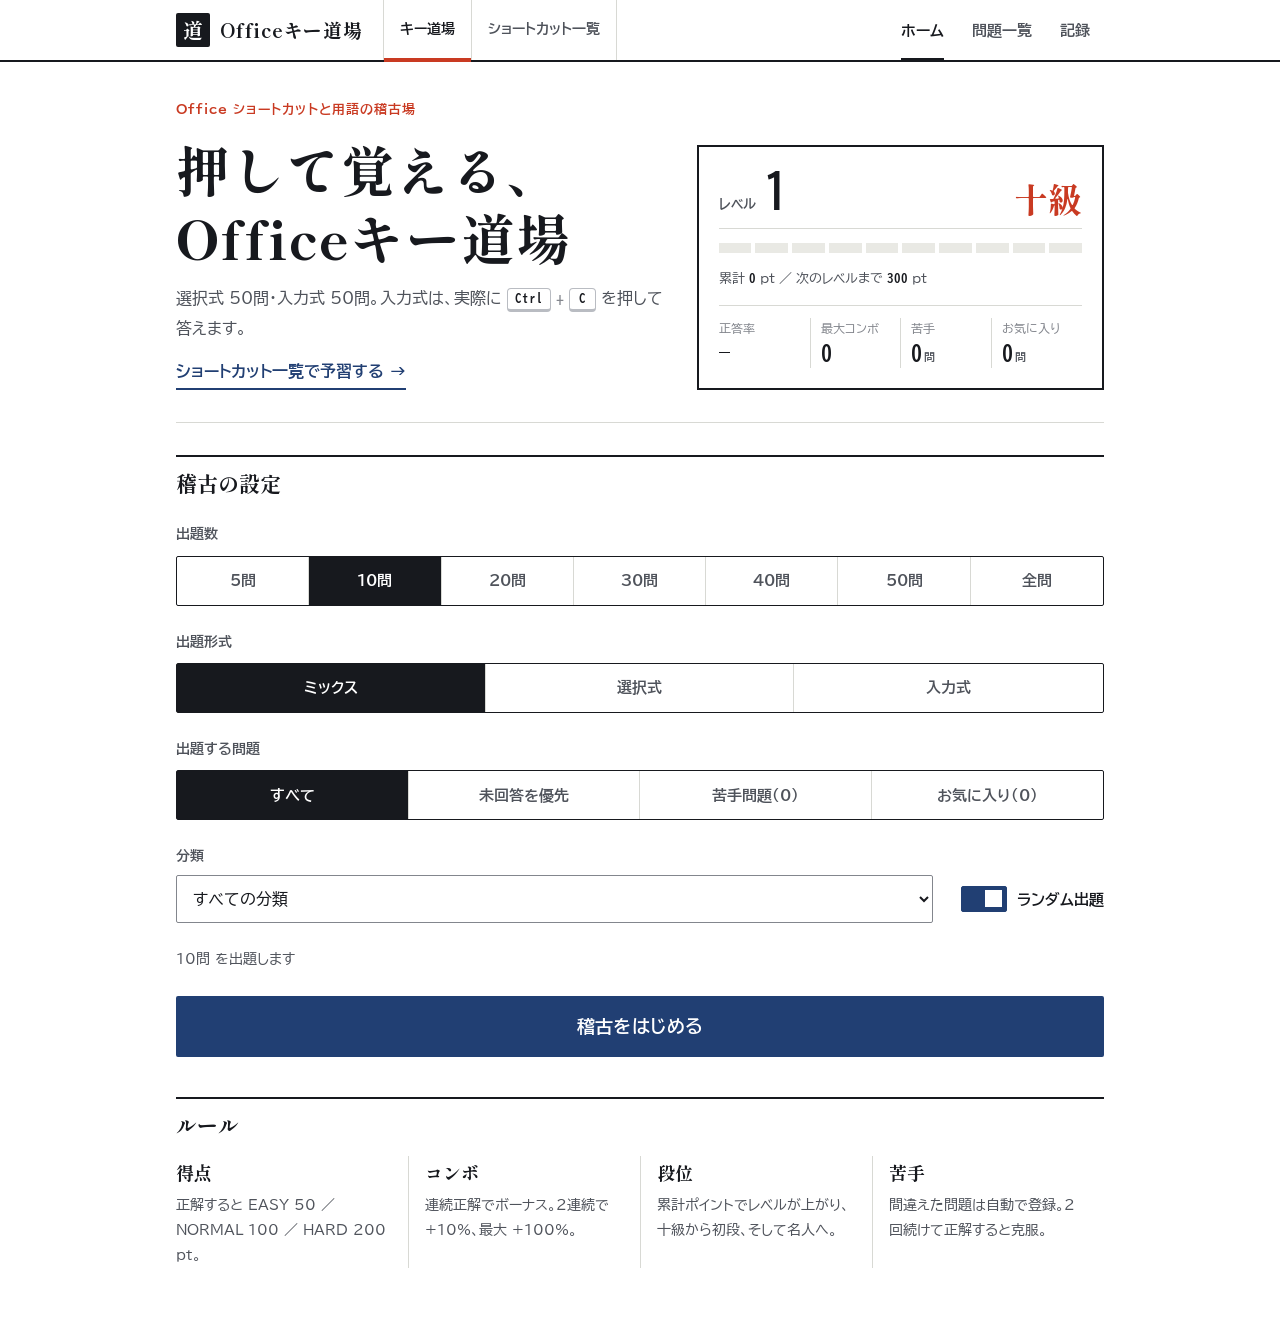
<file: index.html>
<!DOCTYPE html>
<html lang="ja">
<head>
<meta charset="utf-8">
<meta name="viewport" content="width=device-width, initial-scale=1, viewport-fit=cover">
<title>Officeキー道場</title>
<meta name="description" content="Excel・Word・PowerPoint・Windowsのショートカットと用語を、ゲーム感覚で覚える学習クイズ">
<link rel="preconnect" href="https://fonts.googleapis.com">
<link rel="preconnect" href="https://fonts.gstatic.com" crossorigin>
<link rel="stylesheet" href="https://fonts.googleapis.com/css2?family=BIZ+UDGothic:wght@400;700&family=BIZ+UDPGothic:wght@400;700&family=Shippori+Mincho+B1:wght@600;800&display=swap">
<link rel="stylesheet" href="css/style.css">
</head>
<body data-view="home">
<a class="skip-link" href="#view">本文へ移動</a>
<header class="app-header">
  <div class="app-header-inner">
    <button class="brand nav-btn" data-nav="home" type="button" aria-label="Officeキー道場 ホームへ">
      <span class="brand-mark" aria-hidden="true">道</span>
      <span class="brand-name">Officeキー道場</span>
    </button>
    <nav class="site-switch" aria-label="サイトの切り替え">
      <a href="index.html" aria-current="page">キー道場</a>
      <a href="shortcuts.html">ショートカット一覧</a>
    </nav>
    <nav class="app-nav" aria-label="道場のメニュー">
      <button class="nav-btn" data-nav="home" type="button">ホーム</button>
      <button class="nav-btn" data-nav="list" type="button">問題一覧</button>
      <button class="nav-btn" data-nav="records" type="button">記録</button>
    </nav>
  </div>
</header>

<main id="view" class="view" tabindex="-1">
  <noscript><p class="fatal">このサイトを使うには JavaScript を有効にしてください。</p></noscript>
</main>

<div id="overlay" class="overlay" hidden></div>
<div id="fx" class="fx" aria-hidden="true"></div>
<div id="toast" class="toast" role="status" aria-live="polite"></div>
<div id="live" class="sr-only" aria-live="assertive"></div>

<!-- 問題データ → 保存 → キー判定 → ゲームルール → 画面 の順に読み込む -->
<script src="data/questions.js"></script>
<script src="js/storage.js"></script>
<script src="js/keyboard.js"></script>
<script src="js/game.js"></script>
<script src="js/app.js"></script>
</body>
</html>
</file>
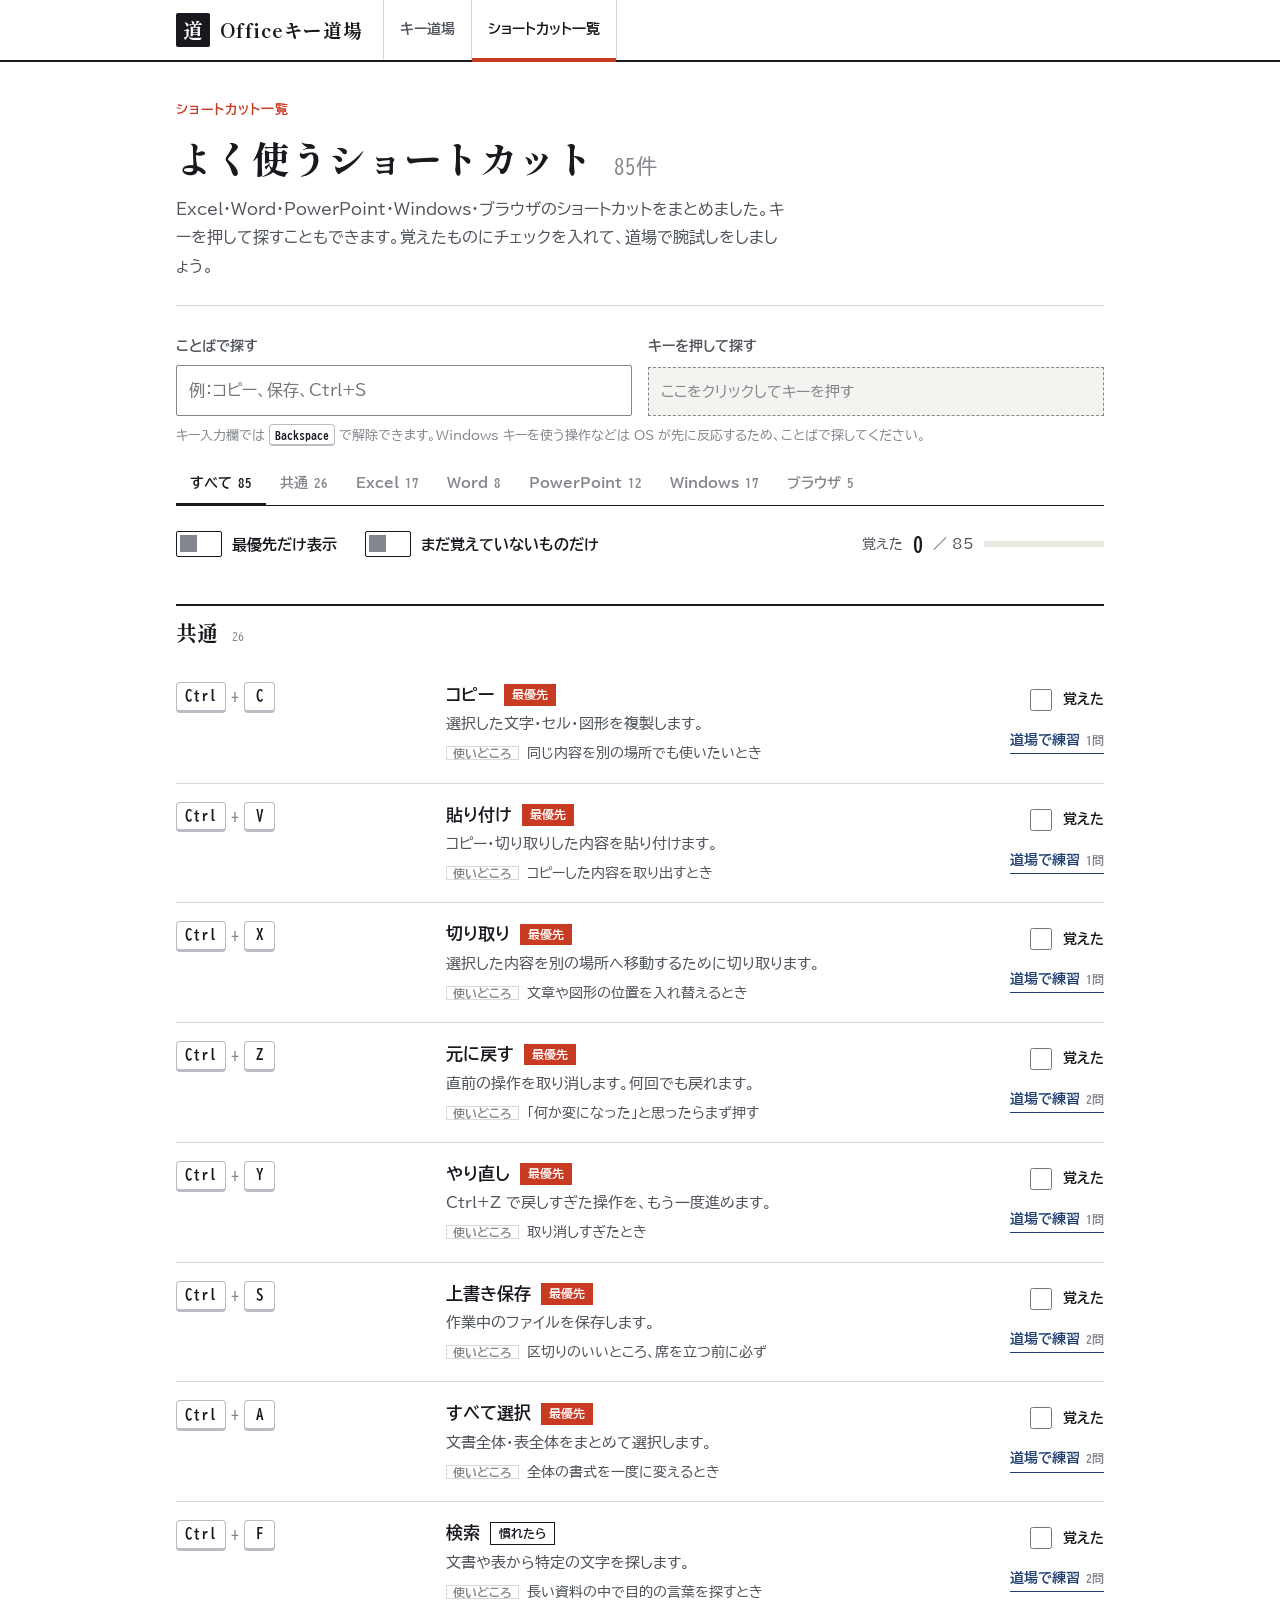
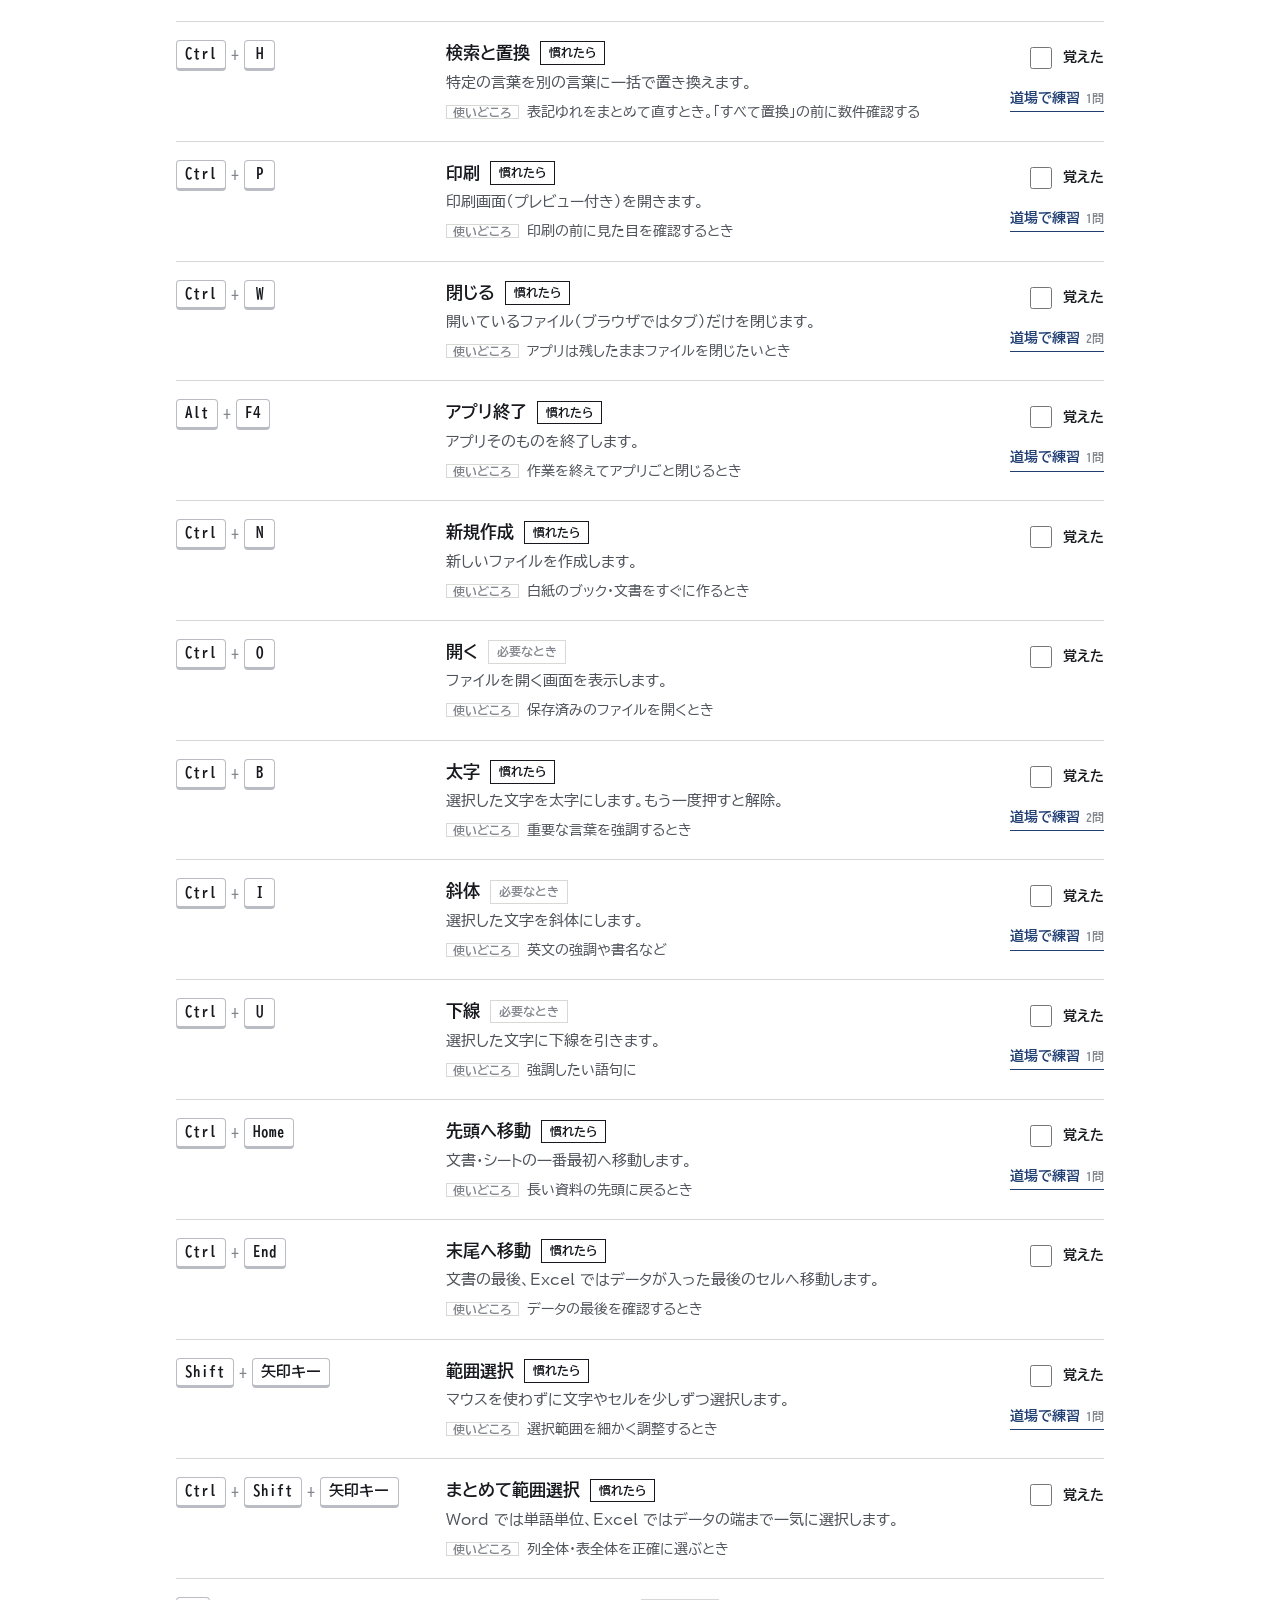
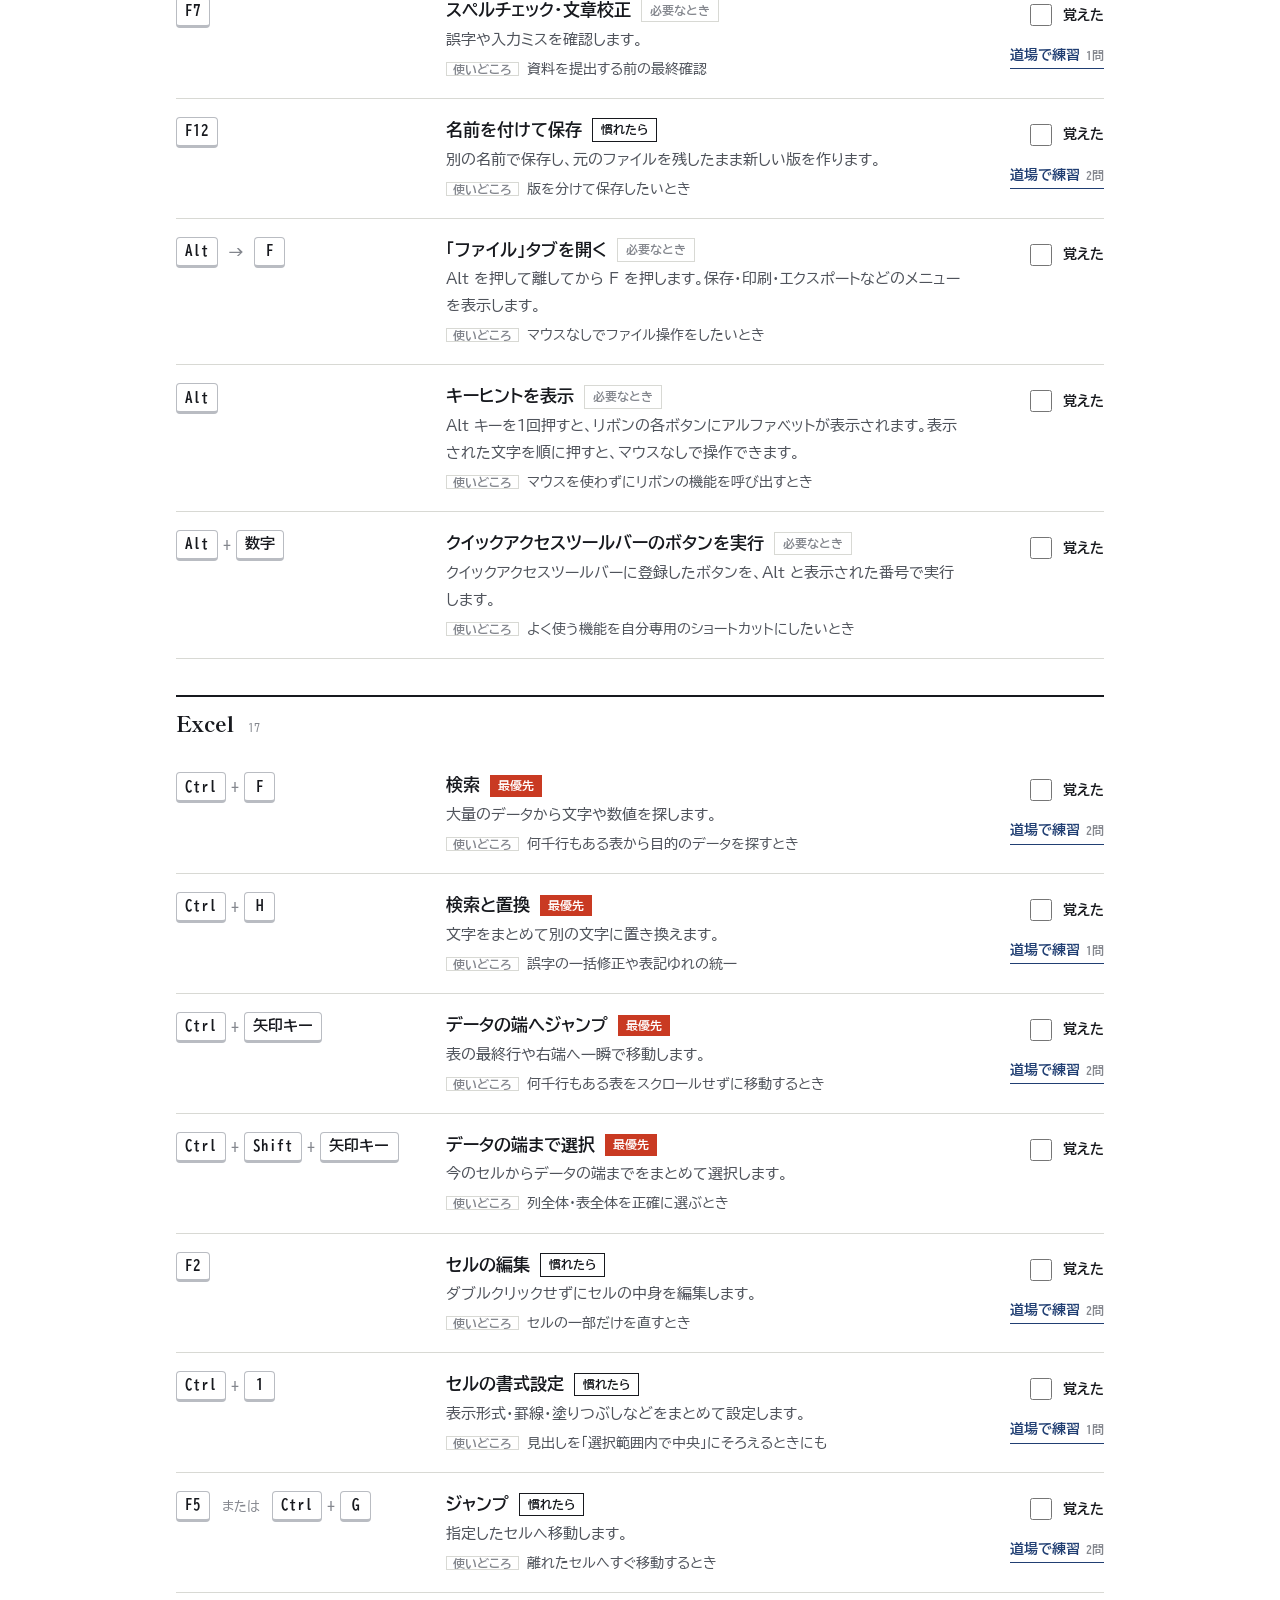
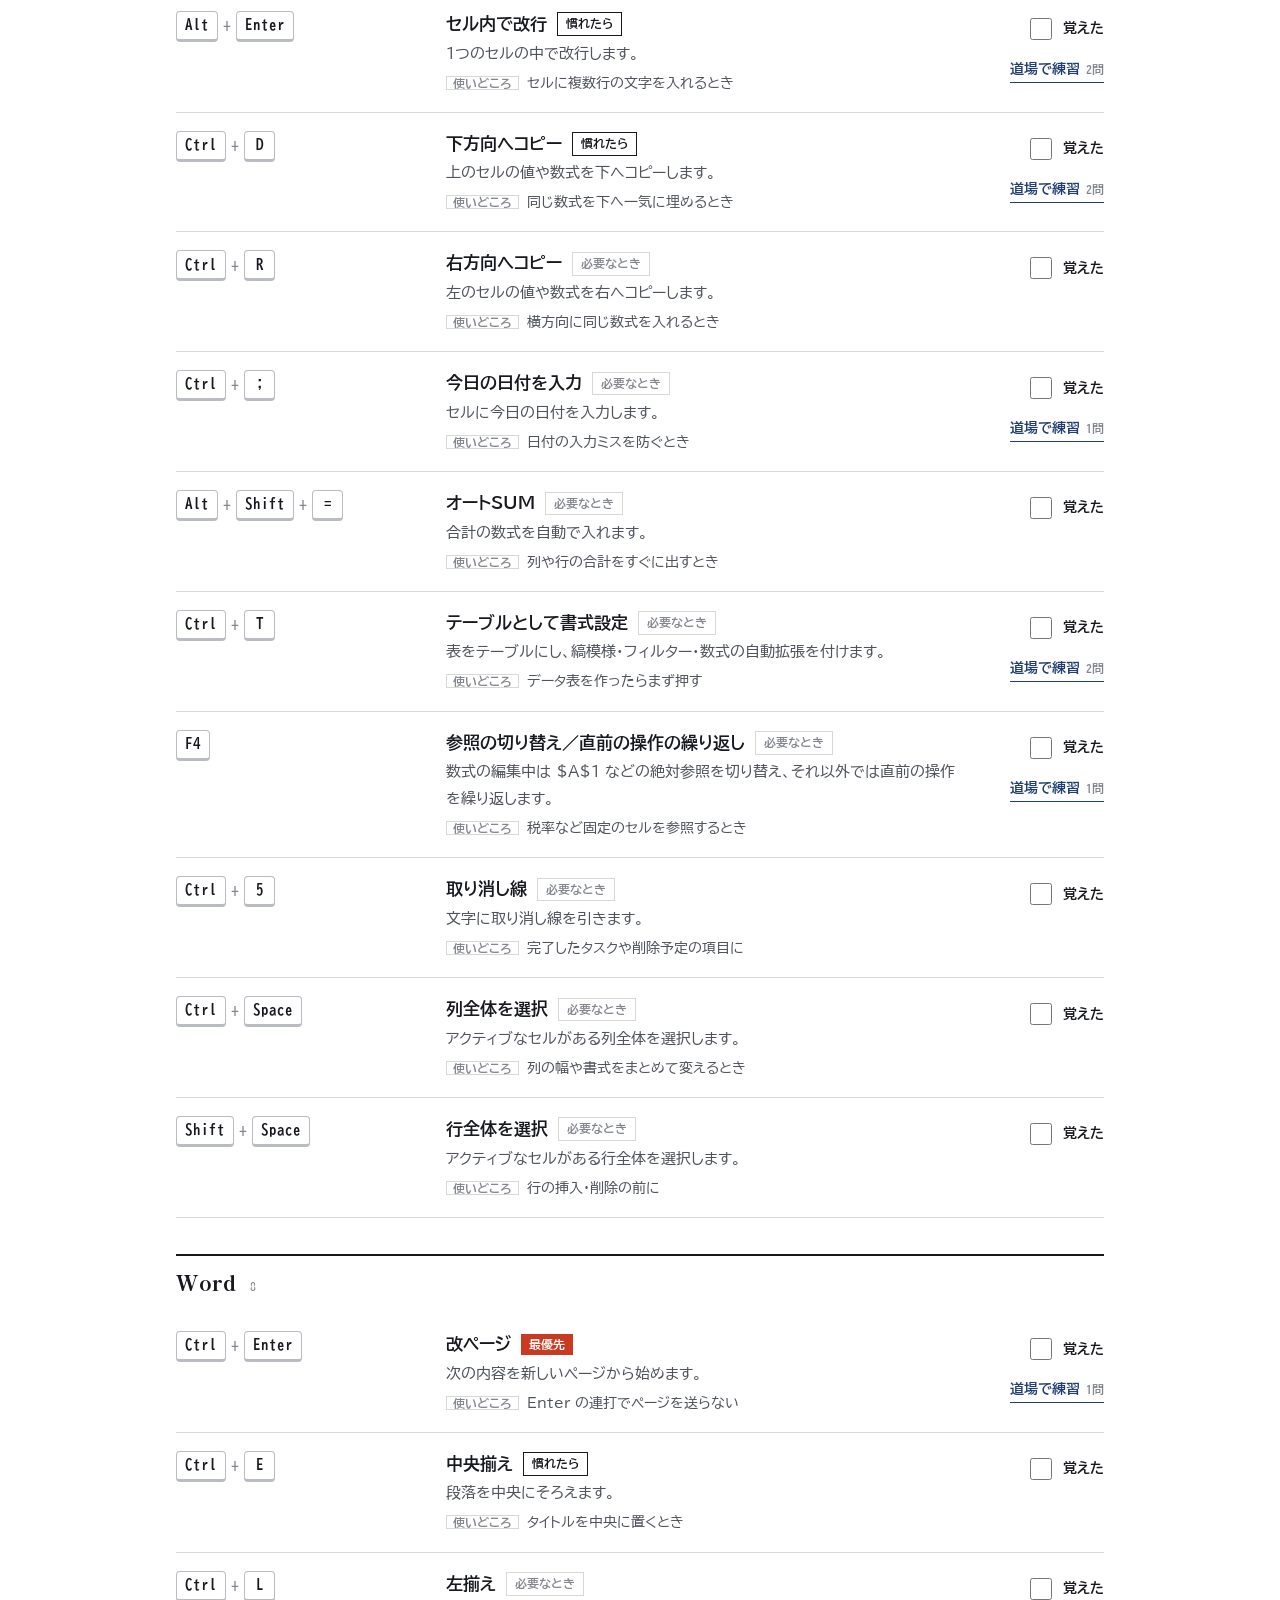
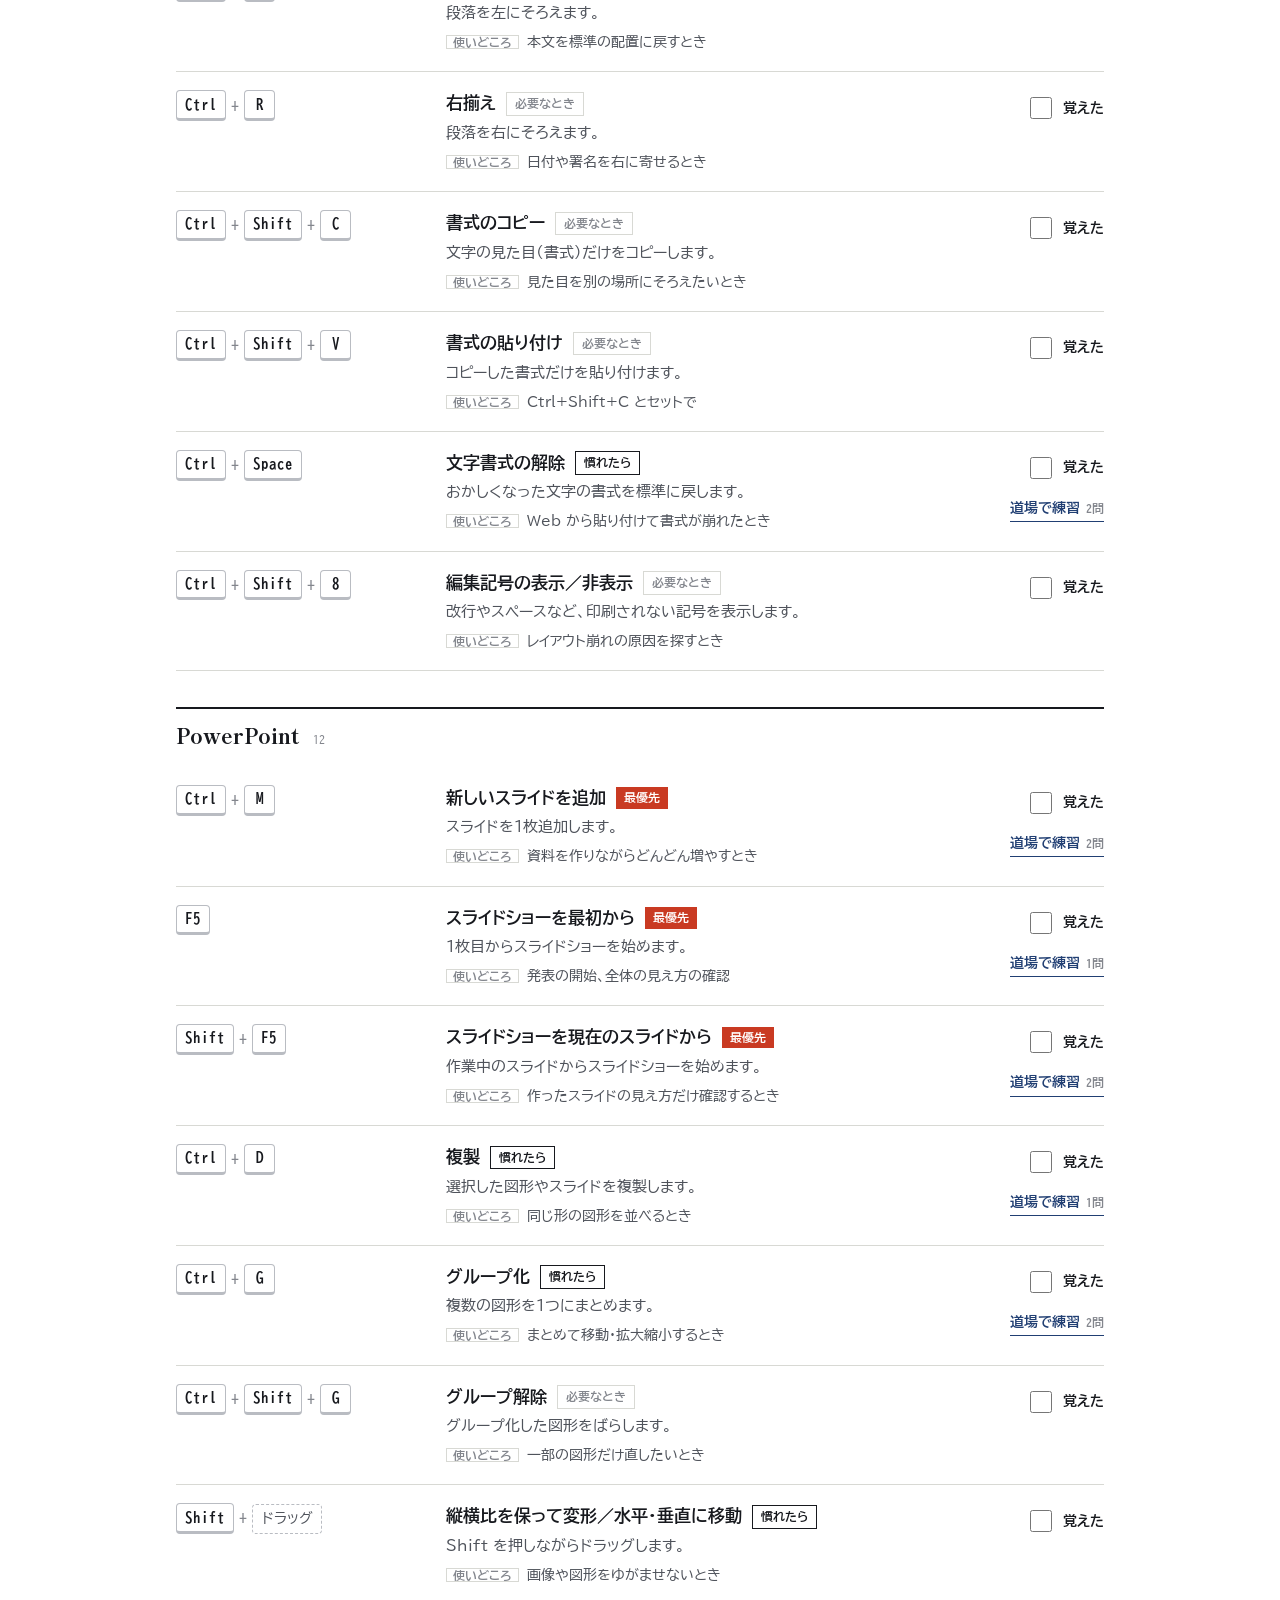
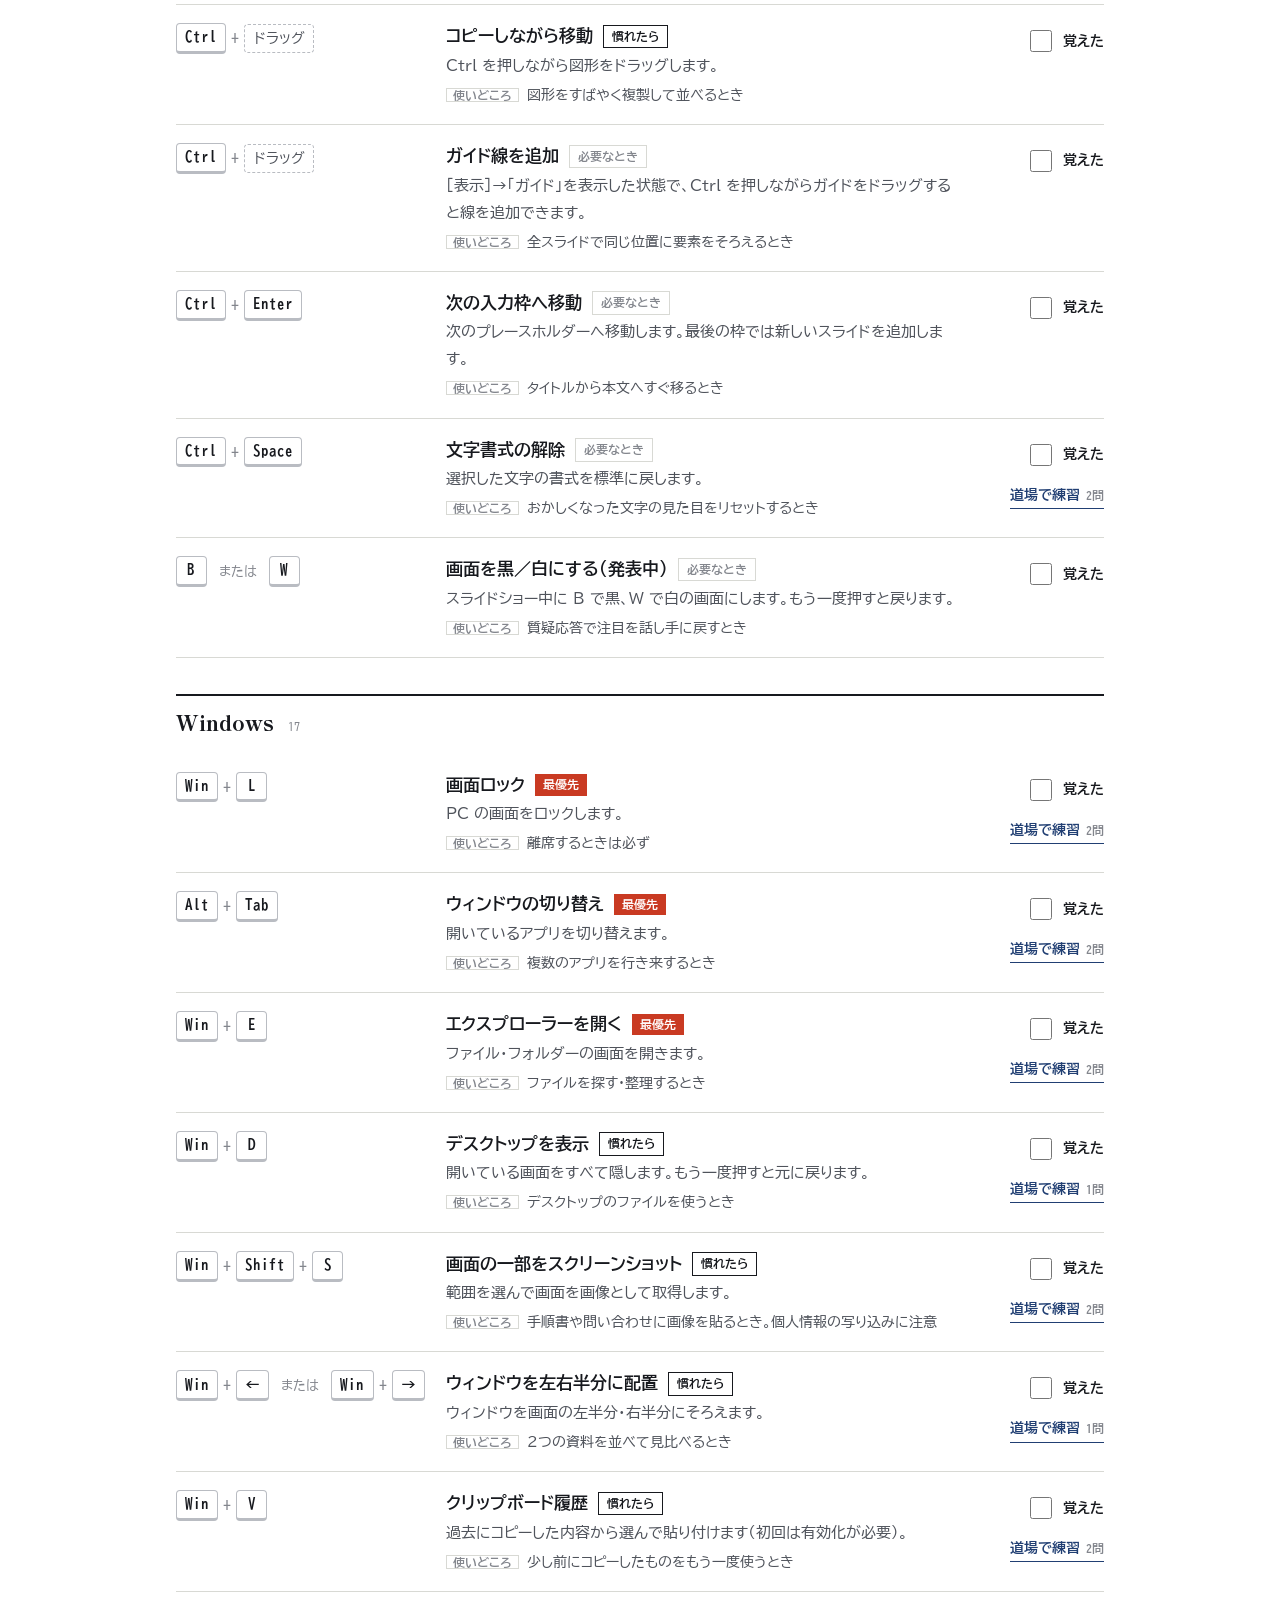
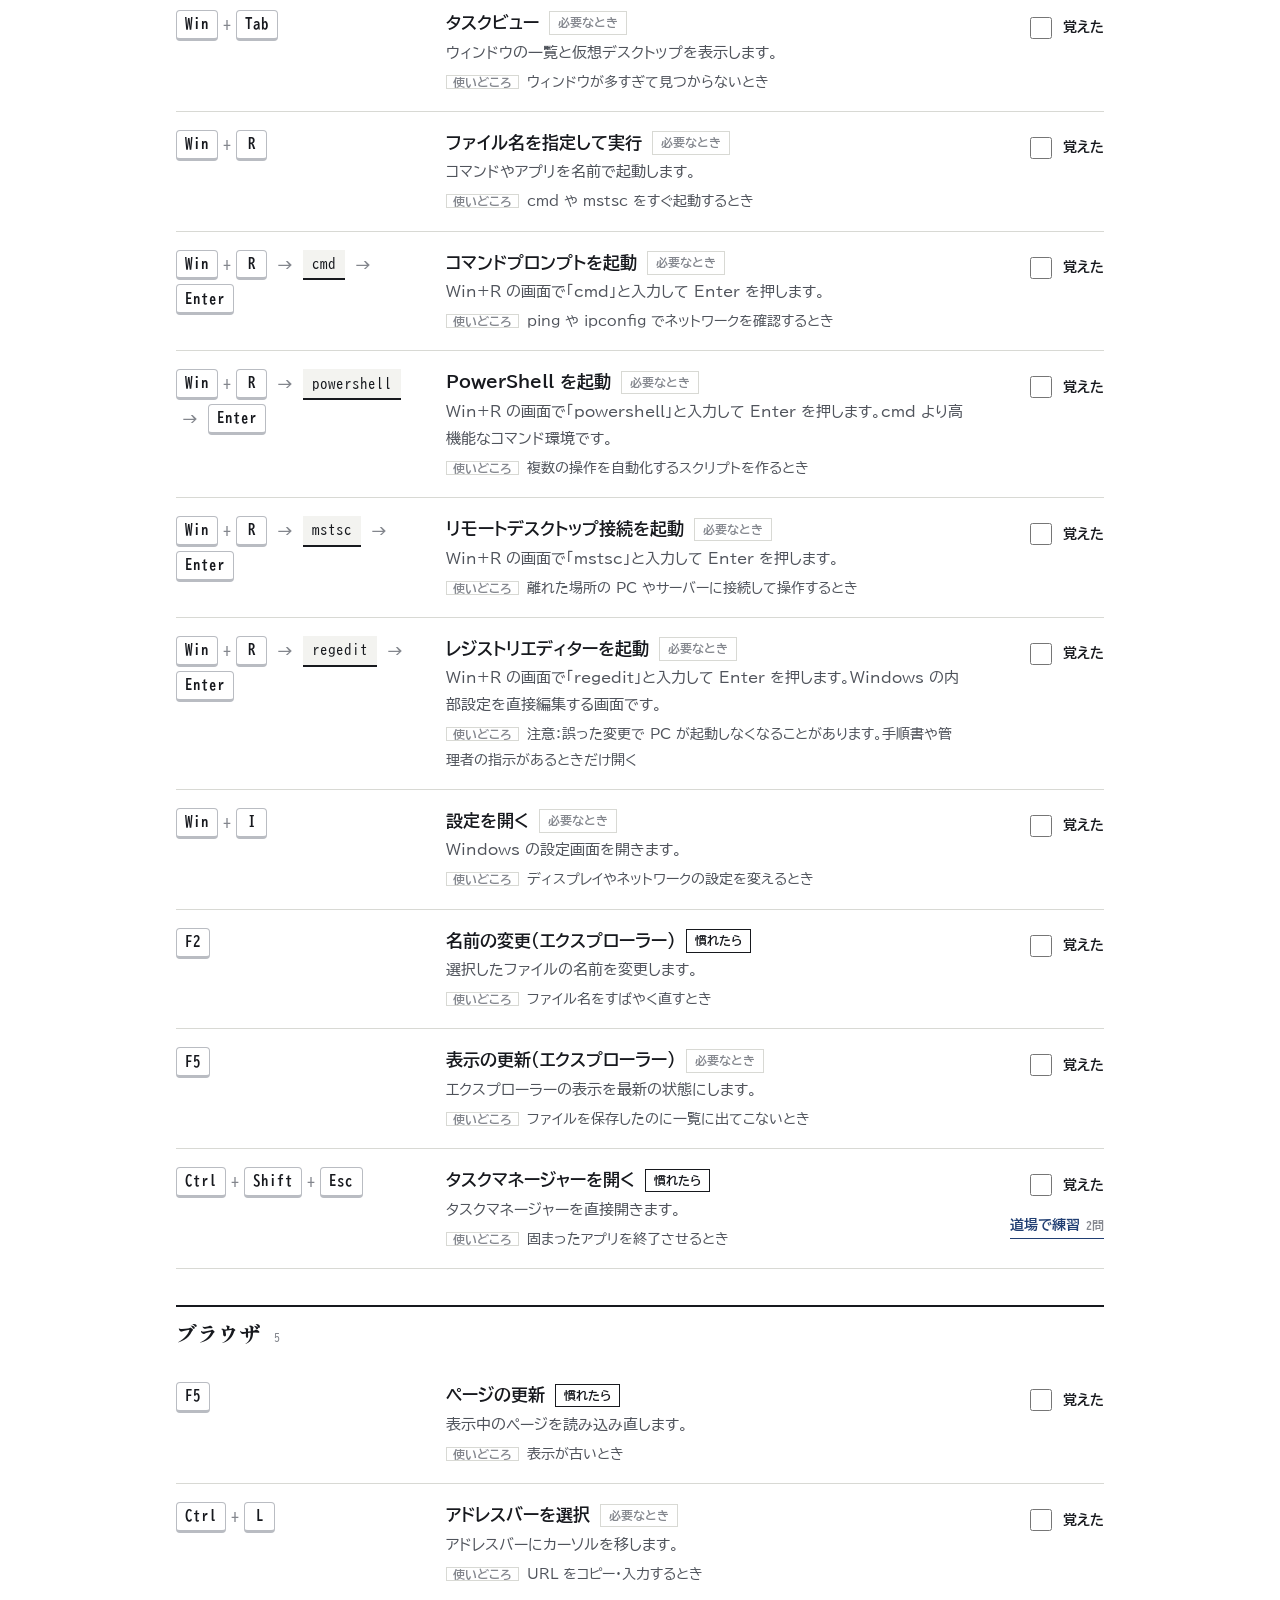
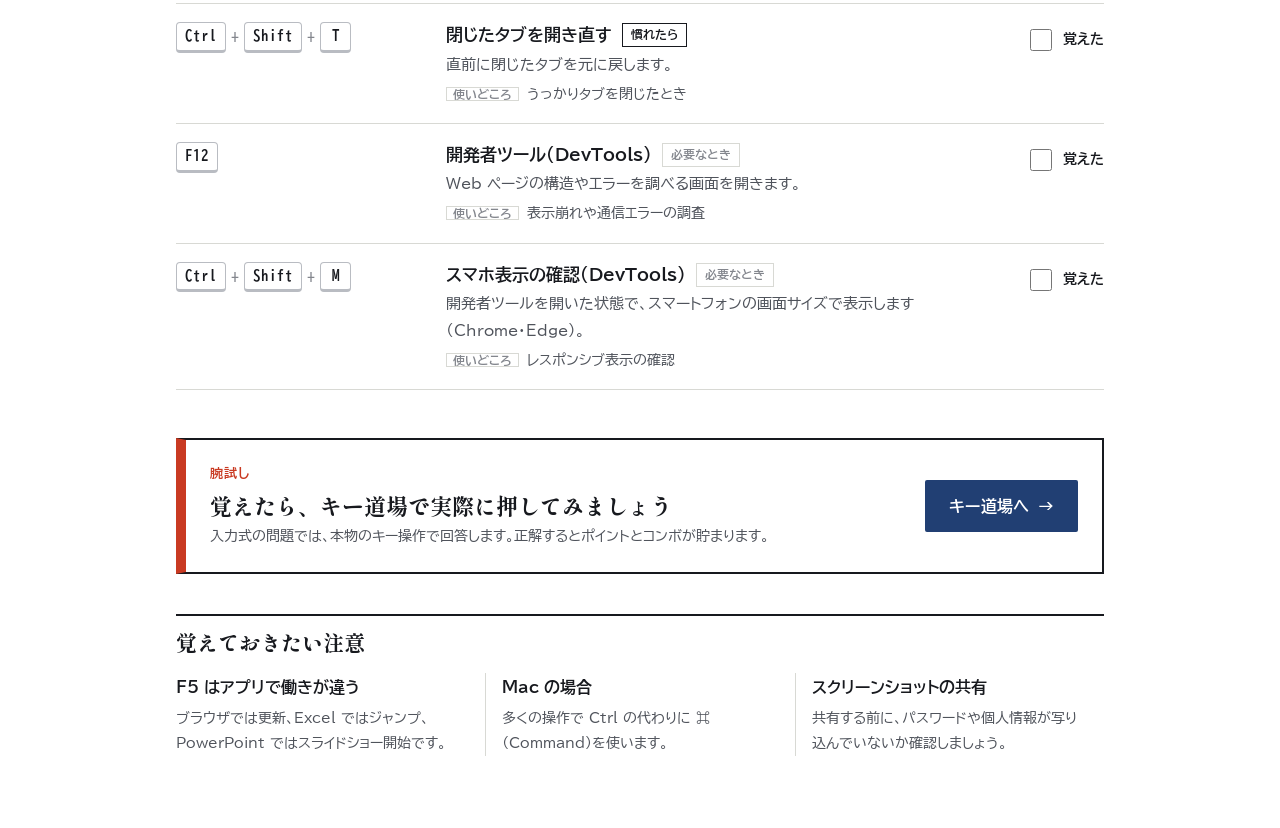
<file: shortcuts.html>
<!DOCTYPE html>
<html lang="ja">
<head>
<meta charset="utf-8">
<meta name="viewport" content="width=device-width, initial-scale=1, viewport-fit=cover">
<title>ショートカット一覧</title>
<meta name="description" content="Office（Excel・Word・PowerPoint）とWindows、ブラウザのよく使うショートカットキー一覧">
<link rel="preconnect" href="https://fonts.googleapis.com">
<link rel="preconnect" href="https://fonts.gstatic.com" crossorigin>
<link rel="stylesheet" href="https://fonts.googleapis.com/css2?family=BIZ+UDGothic:wght@400;700&family=BIZ+UDPGothic:wght@400;700&family=Shippori+Mincho+B1:wght@600;800&display=swap">
<link rel="stylesheet" href="css/style.css">
</head>
<body data-view="shortcuts" class="sc-body">
<a class="skip-link" href="#sc-main">本文へ移動</a>
<header class="app-header">
  <div class="app-header-inner">
    <a class="brand" href="index.html" aria-label="Officeキー道場 ホームへ">
      <span class="brand-mark" aria-hidden="true">道</span>
      <span class="brand-name">Officeキー道場</span>
    </a>
    <nav class="site-switch" aria-label="サイトの切り替え">
      <a href="index.html">キー道場</a>
      <a href="shortcuts.html" aria-current="page">ショートカット一覧</a>
    </nav>
  </div>
</header>

<main id="sc-main" class="view sc-page" tabindex="-1">
  <header class="page-head">
    <p class="kicker">ショートカット一覧</p>
    <h1>よく使うショートカット <span class="num-count" id="sc-total"></span></h1>
    <p class="lead">Excel・Word・PowerPoint・Windows・ブラウザのショートカットをまとめました。キーを押して探すこともできます。覚えたものにチェックを入れて、道場で腕試しをしましょう。</p>
  </header>

  <section class="sc-tools" aria-label="絞り込み">
    <div class="sc-search-row">
      <label class="field" for="sc-search"><span>ことばで探す</span>
        <input id="sc-search" type="search" placeholder="例：コピー、保存、Ctrl+S" autocomplete="off">
      </label>
      <div class="field">
        <span id="sc-capture-label">キーを押して探す</span>
        <div class="sc-capture" id="sc-capture" tabindex="0" role="textbox" aria-labelledby="sc-capture-label" aria-describedby="sc-capture-help">
          <span class="placeholder" id="sc-capture-display">ここをクリックしてキーを押す</span>
          <button type="button" class="clear-btn" id="sc-clear" hidden>解除</button>
        </div>
      </div>
    </div>
    <p class="help" id="sc-capture-help">キー入力欄では <kbd>Backspace</kbd> で解除できます。Windows キーを使う操作などは OS が先に反応するため、ことばで探してください。</p>
    <div class="filter-tabs" role="tablist" aria-label="アプリで絞り込む" id="sc-apps"></div>
    <div class="sc-toggles">
      <label class="switch"><input type="checkbox" id="sc-top"><span class="switch-ui" aria-hidden="true"></span><span>最優先だけ表示</span></label>
      <label class="switch"><input type="checkbox" id="sc-unlearned"><span class="switch-ui" aria-hidden="true"></span><span>まだ覚えていないものだけ</span></label>
      <p class="sc-progress" id="sc-progress" aria-live="polite"></p>
    </div>
  </section>

  <div id="sc-list" aria-live="polite"></div>

  <aside class="sc-cta">
    <div>
      <p class="kicker">腕試し</p>
      <h2>覚えたら、キー道場で実際に押してみましょう</h2>
      <p>入力式の問題では、本物のキー操作で回答します。正解するとポイントとコンボが貯まります。</p>
    </div>
    <a class="btn primary" href="index.html">キー道場へ<span aria-hidden="true"> →</span></a>
  </aside>

  <section class="sc-notes" aria-label="注意">
    <h2 class="sec-h">覚えておきたい注意</h2>
    <dl>
      <div><dt>F5 はアプリで働きが違う</dt><dd>ブラウザでは更新、Excel ではジャンプ、PowerPoint ではスライドショー開始です。</dd></div>
      <div><dt>Mac の場合</dt><dd>多くの操作で Ctrl の代わりに ⌘（Command）を使います。</dd></div>
      <div><dt>スクリーンショットの共有</dt><dd>共有する前に、パスワードや個人情報が写り込んでいないか確認しましょう。</dd></div>
    </dl>
  </section>
</main>

<div id="toast" class="toast" role="status" aria-live="polite"></div>

<script src="data/shortcuts.js"></script>
<script src="js/keyboard.js"></script>
<script src="js/shortcuts-page.js"></script>
</body>
</html>
</file>
<file: css/style.css>
/* =====================================================================
   Officeキー道場 ／ ショートカット一覧 — 共通スタイル
   ---------------------------------------------------------------------
   デザインの考え方：「稽古帳と答案用紙」
   ・角丸と影でふんわり見せず、罫線と余白で区切る（角は 2px まで）
   ・書体は日本語の書体で統一：見出し＝しっぽり明朝、本文＝BIZ UDPゴシック、
     キーと数字＝BIZ UDゴシック（等幅）。英字のディスプレイ書体は使わない
   ・色は墨・藍・朱の3色。正解は朱の丸と判子、不正解は墨の ✕（文字でも表示）
   ===================================================================== */

/* ---------- デザイントークン ---------- */
:root {
  --paper: #ffffff;
  --paper-2: #f3f3f0;
  --paper-3: #e9e9e4;
  --ink: #17191e;
  --ink-2: #4f535b;
  --ink-3: #83868d;
  --hair: #d8d9d4;
  --rule: #17191e;
  --ai: #213f73;            /* 藍：操作ボタン・選択中 */
  --on-ai: #ffffff;
  --ai-soft: #e6ebf4;
  --shu: #c93a22;           /* 朱：正解・得点 */
  --shu-soft: #f8e4de;
  --kin: #e9b100;           /* 金：コンボ */
  --kin-soft: #fbf0cc;
  --ng-soft: #ececea;       /* 不正解は墨の濃淡で示す */
  --focus: #2d6be0;
  --key-face: #ffffff;
  --key-edge: #b9bcc2;
  --font-body: "BIZ UDPGothic", "Hiragino Sans", "Yu Gothic UI", "Meiryo", sans-serif;
  --font-mono: "BIZ UDGothic", "BIZ UDPGothic", "Consolas", "Menlo", monospace;
  --font-mincho: "Shippori Mincho B1", "Hiragino Mincho ProN", "Yu Mincho", serif;
  --ease: cubic-bezier(.2, .8, .2, 1);
  color-scheme: light;
}
@media (prefers-color-scheme: dark) {
  :root:not([data-theme="light"]) {
    --paper: #131418; --paper-2: #1b1d22; --paper-3: #24272d; --ink: #ecebe6; --ink-2: #b6b8bd; --ink-3: #868990;
    --hair: #33363c; --rule: #ecebe6; --ai: #9db8ea; --on-ai: #10141c; --ai-soft: #1d2638;
    --shu: #ff7b5e; --shu-soft: #3a211b; --kin: #f2c230; --kin-soft: #3a3116; --ng-soft: #26282d;
    --focus: #7ea6ff; --key-face: #23262c; --key-edge: #070809;
    color-scheme: dark;
  }
}
:root[data-theme="dark"] {
  --paper: #131418; --paper-2: #1b1d22; --paper-3: #24272d; --ink: #ecebe6; --ink-2: #b6b8bd; --ink-3: #868990;
  --hair: #33363c; --rule: #ecebe6; --ai: #9db8ea; --on-ai: #10141c; --ai-soft: #1d2638;
  --shu: #ff7b5e; --shu-soft: #3a211b; --kin: #f2c230; --kin-soft: #3a3116; --ng-soft: #26282d;
  --focus: #7ea6ff; --key-face: #23262c; --key-edge: #070809;
  color-scheme: dark;
}

/* ---------- ベース ---------- */
*, *::before, *::after { box-sizing: border-box; }
html { -webkit-text-size-adjust: 100%; }
body {
  margin: 0; background: var(--paper); color: var(--ink);
  font-family: var(--font-body); font-size: 16px; line-height: 1.8; min-height: 100vh;
  font-feature-settings: "palt" 0;
}
h1, h2, h3 { margin: 0; line-height: 1.4; text-wrap: balance; font-weight: 800; }
p { margin: 0; }
a { color: var(--ai); }
button, input, select { font: inherit; color: inherit; }
button { cursor: pointer; }
button:disabled { cursor: not-allowed; }
:focus-visible { outline: 3px solid var(--focus); outline-offset: 2px; }
.sr-only { position: absolute !important; width: 1px; height: 1px; overflow: hidden; clip: rect(0 0 0 0); white-space: nowrap; }
.skip-link { position: absolute; left: 16px; top: -60px; background: var(--ink); color: var(--paper); padding: 8px 14px; z-index: 50; }
.skip-link:focus { top: 12px; }
[hidden] { display: none !important; }

/* ---------- ヘッダー ---------- */
.app-header {
  position: sticky; top: env(safe-area-inset-top, 0px); z-index: 20;
  background: var(--paper); border-bottom: 2px solid var(--rule);
}
.app-header-inner { max-width: 960px; margin: 0 auto; padding: 0 16px; min-height: 60px; display: flex; align-items: stretch; gap: 20px; }
.brand { display: flex; align-items: center; gap: 10px; background: none; border: 0; padding: 0; text-decoration: none; color: var(--ink); }
.brand-mark {
  display: grid; place-items: center; width: 34px; height: 34px;
  font-family: var(--font-mincho); font-weight: 800; font-size: 20px; line-height: 1;
  background: var(--ink); color: var(--paper); border-radius: 2px;
}
.brand-name { font-family: var(--font-mincho); font-weight: 800; font-size: 19px; letter-spacing: .04em; white-space: nowrap; }

/* 道場 ⇄ 一覧 の切り替え */
.site-switch { display: flex; align-items: stretch; border-left: 1px solid var(--hair); }
.site-switch a {
  display: flex; align-items: center; padding: 0 16px; text-decoration: none; color: var(--ink-2);
  font-weight: 700; font-size: 14px; border-right: 1px solid var(--hair); position: relative; white-space: nowrap;
}
.site-switch a:hover { background: var(--paper-2); color: var(--ink); }
.site-switch a[aria-current="page"] { color: var(--ink); }
.site-switch a[aria-current="page"]::after { content: ""; position: absolute; left: 0; right: 0; bottom: -2px; height: 4px; background: var(--shu); }

.app-nav { margin-left: auto; display: flex; align-items: stretch; }
.app-nav .nav-btn {
  border: 0; background: none; padding: 0 14px; color: var(--ink-2); font-weight: 700; font-size: 15px; min-height: 48px; position: relative;
}
.app-nav .nav-btn:hover { color: var(--ink); background: var(--paper-2); }
.app-nav .nav-btn[aria-current="page"] { color: var(--ink); }
.app-nav .nav-btn[aria-current="page"]::after { content: ""; position: absolute; left: 14px; right: 14px; bottom: -2px; height: 4px; background: var(--ink); }

@media (max-width: 720px) {
  .app-header-inner { gap: 12px; }
  .brand-name { display: none; }
  .site-switch { border-left: 0; }
  .site-switch a { padding: 0 12px; font-size: 13px; }
  .app-nav {
    position: fixed; left: 0; right: 0; bottom: 0; z-index: 25; margin: 0;
    background: var(--paper); border-top: 2px solid var(--rule);
    padding: 0 0 env(safe-area-inset-bottom, 0px);
  }
  .app-nav .nav-btn { flex: 1; min-height: 56px; font-size: 14px; border-right: 1px solid var(--hair); }
  .app-nav .nav-btn:last-child { border-right: 0; }
  .app-nav .nav-btn[aria-current="page"] { background: var(--paper-2); }
  .app-nav .nav-btn[aria-current="page"]::after { top: -2px; bottom: auto; left: 0; right: 0; background: var(--shu); }
  body:not(.sc-body) { padding-bottom: calc(60px + env(safe-area-inset-bottom, 0px)); }
}

/* ---------- 画面の枠 ---------- */
.view { max-width: 960px; margin: 0 auto; padding: 36px 16px 72px; outline: none; }
.view.enter > * { animation: viewIn .4s var(--ease) both; }
@keyframes viewIn { from { opacity: 0; transform: translateY(8px); } to { opacity: 1; transform: none; } }

.kicker { font-size: 13px; font-weight: 700; color: var(--shu); letter-spacing: .08em; }
.lead { color: var(--ink-2); max-width: 38em; }
.note { color: var(--ink-3); font-size: 13px; }
.page-head { display: grid; gap: 10px; margin-bottom: 28px; padding-bottom: 24px; border-bottom: 1px solid var(--hair); }
.page-head h1 { font-family: var(--font-mincho); font-size: clamp(28px, 5vw, 38px); }
.num-count { font-family: var(--font-mono); font-size: .55em; color: var(--ink-3); margin-left: 10px; font-weight: 400; }
.sec-h {
  font-family: var(--font-mincho); font-size: 21px; margin: 40px 0 16px; padding-top: 12px;
  border-top: 2px solid var(--rule); display: flex; align-items: baseline; gap: 4px;
}

/* ---------- キーキャップ ---------- */
kbd {
  display: inline-flex; align-items: center; justify-content: center;
  min-width: 2.1em; height: 2.1em; padding: 0 .55em;
  font-family: var(--font-mono); font-weight: 700; font-size: .92em; line-height: 1;
  color: var(--ink); background: var(--key-face);
  border: 1px solid var(--key-edge); border-bottom-width: 3px; border-radius: 4px; white-space: nowrap;
}
.keys { display: inline-flex; align-items: center; gap: 5px; flex-wrap: wrap; vertical-align: middle; }
.plus { color: var(--ink-3); font-family: var(--font-mono); font-weight: 700; }
.keys.inline kbd { font-size: .8em; height: 1.9em; }
.kbd-hint { color: var(--ink-3); font-size: 13px; }
.kbd-hint kbd, .help kbd { font-size: 12px; height: 22px; min-width: 22px; padding: 0 5px; border-bottom-width: 2px; }
.or { color: var(--ink-3); font-size: 13px; margin: 0 8px; }
.then { color: var(--ink-3); margin: 0 6px; font-weight: 700; }
.typed { display: inline-flex; align-items: center; height: 2.1em; padding: 0 .6em; font-family: var(--font-mono); font-size: .92em; border-bottom: 2px solid var(--ink); background: var(--paper-2); }
.mouse { display: inline-flex; align-items: center; height: 2.1em; padding: 0 .6em; border: 1px dashed var(--key-edge); border-radius: 4px; font-size: .88em; color: var(--ink-2); }

/* ---------- ボタン ---------- */
.btn {
  display: inline-flex; align-items: center; justify-content: center; gap: 8px;
  min-height: 48px; padding: 10px 22px; border-radius: 2px; border: 2px solid transparent;
  font-weight: 700; font-size: 16px; text-decoration: none; letter-spacing: .02em;
  transition: background .15s, color .15s, border-color .15s, transform .08s;
  -webkit-tap-highlight-color: transparent;
}
.btn:active:not(:disabled) { transform: translateY(1px); }
.btn.primary { background: var(--ai); color: var(--on-ai); border-color: var(--ai); }
.btn.primary:hover:not(:disabled) { background: var(--ink); border-color: var(--ink); color: var(--paper); }
.btn.outline { background: var(--paper); border-color: var(--ink); color: var(--ink); }
.btn.outline:hover:not(:disabled) { background: var(--ink); color: var(--paper); }
.btn.ghost { background: transparent; color: var(--ink-2); border-color: transparent; text-decoration: underline; text-underline-offset: 4px; text-decoration-thickness: 1px; }
.btn.ghost:hover:not(:disabled) { color: var(--ink); text-decoration-thickness: 2px; }
.btn.danger { background: var(--paper); color: var(--shu); border-color: var(--shu); }
.btn.danger:hover:not(:disabled) { background: var(--shu); color: var(--paper); }
.btn.small { min-height: 40px; padding: 6px 14px; font-size: 14px; }
.btn.xl { min-height: 60px; font-size: 18px; padding: 12px 32px; width: 100%; }
.btn:disabled { opacity: .35; }

/* ---------- 入力部品 ---------- */
.field { display: grid; gap: 6px; font-size: 14px; color: var(--ink-2); font-weight: 700; }
.field select, .field input {
  min-height: 48px; padding: 10px 12px; border-radius: 2px; border: 1.5px solid var(--ink-3);
  background: var(--paper); color: var(--ink); font-size: 16px; font-weight: 400; font-family: var(--font-body);
}
.field select:focus, .field input:focus { border-color: var(--ink); outline: 3px solid var(--focus); outline-offset: 1px; }
.field.big input { font-size: 20px; min-height: 60px; font-family: var(--font-mono); }
.field.compact { grid-template-columns: auto 1fr; align-items: center; gap: 10px; }
.field.compact select { min-height: 44px; }
.help { color: var(--ink-3); font-size: 13px; margin-top: 10px; }

fieldset { border: 0; padding: 0; margin: 0; display: grid; gap: 8px; min-width: 0; }
legend { font-weight: 700; font-size: 14px; color: var(--ink-2); margin-bottom: 8px; padding: 0; }
/* 選択ボタンの列：線で区切った1本の帯 */
.segs { display: grid; grid-auto-flow: column; grid-auto-columns: 1fr; border: 1.5px solid var(--ink); border-radius: 2px; }
.segs.wrap { grid-auto-flow: row; grid-template-columns: repeat(auto-fit, minmax(150px, 1fr)); }
.segs.count { grid-auto-flow: row; grid-template-columns: repeat(7, 1fr); }
.seg { position: relative; border-right: 1px solid var(--hair); }
.seg:last-child { border-right: 0; }
.seg input { position: absolute; opacity: 0; inset: 0; margin: 0; cursor: pointer; }
.seg span {
  display: flex; align-items: center; justify-content: center; text-align: center;
  min-height: 48px; padding: 6px 8px; font-weight: 700; font-size: 15px; color: var(--ink-2);
  transition: background .12s, color .12s;
}
.seg input:hover + span { background: var(--paper-2); color: var(--ink); }
.seg input:checked + span { background: var(--ink); color: var(--paper); }
.seg input:focus-visible + span { outline: 3px solid var(--focus); outline-offset: -3px; }
@media (max-width: 560px) {
  .segs.count { grid-template-columns: repeat(4, 1fr); }
  .segs.count .seg:nth-child(4) { border-right: 0; }
  .segs.count .seg:nth-child(-n+4) { border-bottom: 1px solid var(--hair); }
}

.switch { display: inline-flex; align-items: center; gap: 10px; font-weight: 700; font-size: 15px; cursor: pointer; min-height: 48px; }
.switch input { position: absolute; opacity: 0; width: 1px; height: 1px; }
.switch-ui { width: 46px; height: 26px; border: 1.5px solid var(--ink); background: var(--paper); position: relative; flex: none; border-radius: 2px; }
.switch-ui::after { content: ""; position: absolute; top: 3px; left: 3px; width: 17px; height: 17px; background: var(--ink-3); transition: transform .2s var(--ease), background .2s; }
.switch input:checked + .switch-ui { background: var(--ai); border-color: var(--ai); }
.switch input:checked + .switch-ui::after { transform: translateX(20px); background: var(--on-ai); }
.switch input:focus-visible + .switch-ui { outline: 3px solid var(--focus); outline-offset: 2px; }

/* ---------- ラベル類 ---------- */
.chip { display: inline-flex; align-items: center; padding: 1px 8px; font-size: 12px; font-weight: 700; background: var(--paper-2); color: var(--ink-2); border-radius: 2px; }
.chip.plain { background: transparent; border: 1px solid var(--hair); }
.chip.weak { background: var(--ink); color: var(--paper); }
.diff { font-family: var(--font-mono); }
.diff-easy { background: var(--paper-2); color: var(--ink-2); }
.diff-normal { background: var(--ai-soft); color: var(--ai); }
.diff-hard { background: var(--shu-soft); color: var(--shu); }
.pill { display: inline-flex; align-items: center; padding: 0 8px; font-size: 12px; font-weight: 700; white-space: nowrap; border-radius: 2px; }
.pill.ok { background: var(--shu); color: var(--paper); }
.pill.ng { background: var(--ink); color: var(--paper); }

/* =====================================================================
   トップ画面
   ===================================================================== */
.home { display: grid; gap: 32px; }
.home-top { display: grid; gap: 32px; grid-template-columns: 1.2fr 1fr; align-items: end; padding-bottom: 32px; border-bottom: 1px solid var(--hair); }
.hero-copy { display: grid; gap: 14px; justify-items: start; }
.hero-copy h1 { font-family: var(--font-mincho); font-size: clamp(34px, 6.4vw, 54px); line-height: 1.25; letter-spacing: .02em; }
.site-link { font-weight: 700; text-decoration: none; border-bottom: 2px solid currentColor; padding-bottom: 2px; display: inline-flex; gap: 6px; }
.site-link:hover { color: var(--shu); }

/* 段位札 */
.rank-card { border: 2px solid var(--rule); padding: 20px; display: grid; gap: 14px; background: var(--paper); }
.rank-head { display: flex; align-items: flex-end; justify-content: space-between; gap: 12px; border-bottom: 1px solid var(--hair); padding-bottom: 12px; }
.rank-lv { display: flex; align-items: baseline; gap: 8px; }
.rank-lv small { font-size: 13px; font-weight: 700; color: var(--ink-2); }
.rank-lv b { font-family: var(--font-mono); font-size: 48px; line-height: 1; }
.rank-title { font-family: var(--font-mincho); font-weight: 800; font-size: 34px; line-height: 1; color: var(--shu); }
.rank-ticks { display: grid; grid-template-columns: repeat(10, 1fr); gap: 4px; }
.rank-ticks i { height: 10px; background: var(--paper-3); }
.rank-ticks i.on { background: var(--ink); }
.rank-sub { font-size: 13px; color: var(--ink-2); }
.rank-sub b { font-family: var(--font-mono); color: var(--ink); }
.mini-stats { display: grid; grid-template-columns: repeat(4, 1fr); margin: 0; border-top: 1px solid var(--hair); padding-top: 12px; }
.mini-stats div { display: grid; gap: 0; padding: 0 10px; border-left: 1px solid var(--hair); }
.mini-stats div:first-child { padding-left: 0; border-left: 0; }
.mini-stats dt { font-size: 12px; color: var(--ink-3); }
.mini-stats dd { margin: 0; font-family: var(--font-mono); font-weight: 700; font-size: 22px; line-height: 1.3; }
.mini-stats small { font-size: 11px; margin-left: 2px; font-family: var(--font-body); color: var(--ink-2); }

.notice-card {
  display: grid; gap: 14px 24px; grid-template-columns: 1fr auto; align-items: center;
  padding: 18px 20px; border: 2px solid var(--rule); border-left-width: 10px; background: var(--paper);
}
.resume-card { border-left-color: var(--kin); }
.practice-card { border-left-color: var(--ai); }
.notice-label { font-size: 13px; font-weight: 700; color: var(--ink-2); }
.notice-main { font-weight: 700; font-size: 17px; }
.notice-main b { font-family: var(--font-mono); font-size: 22px; }
.notice-sub { font-size: 13px; color: var(--ink-3); }
.notice-actions { display: flex; gap: 6px; flex-wrap: wrap; align-items: center; }
.confirm { grid-column: 1 / -1; display: flex; flex-wrap: wrap; gap: 10px; align-items: center; background: var(--paper-2); padding: 12px 14px; }
.confirm p { flex: 1 1 220px; font-weight: 700; }

.setup { display: grid; gap: 24px; }
.setup .sec-h { margin: 0; }
.setup-row { display: flex; flex-wrap: wrap; gap: 16px 28px; align-items: end; }
.setup-row .field { flex: 1 1 240px; }
.pool-note { font-size: 14px; color: var(--ink-2); }
.pool-note.is-empty { color: var(--ink); background: var(--kin-soft); padding: 10px 14px; border-left: 4px solid var(--kin); }

.howto .sec-h { margin-top: 8px; }
.howto dl { margin: 0; display: grid; grid-template-columns: repeat(4, 1fr); }
.howto dl div { padding: 0 16px; border-left: 1px solid var(--hair); }
.howto dl div:first-child { padding-left: 0; border-left: 0; }
.howto dt { font-family: var(--font-mincho); font-weight: 800; font-size: 18px; }
.howto dd { margin: 4px 0 0; font-size: 14px; color: var(--ink-2); }
.data-warning { color: var(--shu); font-size: 14px; }

@media (max-width: 800px) {
  .home-top { grid-template-columns: 1fr; }
  .howto dl { grid-template-columns: 1fr 1fr; gap: 16px 0; }
  .howto dl div:nth-child(3) { padding-left: 0; border-left: 0; }
  .notice-card { grid-template-columns: 1fr; }
}
@media (max-width: 420px) {
  .mini-stats dd { font-size: 19px; }
  .mini-stats div { padding: 0 6px; }
  .rank-title { font-size: 28px; }
}

/* =====================================================================
   問題画面
   ===================================================================== */
.quiz { display: grid; gap: 20px; max-width: 760px; margin: 0 auto; }
.hud { display: grid; gap: 10px; background: var(--paper); padding: 8px 0 12px; border-bottom: 1px solid var(--hair); }
.hud-row { display: flex; align-items: center; justify-content: space-between; gap: 12px; }
.back-btn { padding-left: 0; }
.q-count { font-family: var(--font-mincho); font-weight: 800; font-size: 18px; display: flex; align-items: baseline; gap: 2px; }
.q-count b { font-family: var(--font-mono); font-size: 32px; line-height: 1; margin: 0 2px; }
.q-count span { font-family: var(--font-mono); color: var(--ink-3); font-size: 16px; font-weight: 400; margin-left: 4px; }
.progress { height: 6px; background: var(--paper-3); overflow: hidden; }
.progress span { display: block; height: 100%; width: var(--w); background: var(--ink); transition: width .6s var(--ease); }
.hud-stats { display: grid; grid-template-columns: repeat(3, 1fr); margin: 0; border: 1.5px solid var(--ink); }
.stat { position: relative; padding: 6px 12px; display: flex; align-items: baseline; justify-content: space-between; gap: 8px; border-left: 1px solid var(--hair); }
.stat:first-child { border-left: 0; }
.stat dt { font-size: 12px; font-weight: 700; color: var(--ink-3); }
.stat dd { margin: 0; font-family: var(--font-mono); font-weight: 700; font-size: 22px; line-height: 1.2; font-variant-numeric: tabular-nums; }
.stat-combo.is-hot { background: var(--kin-soft); }
.stat-combo.is-hot dd { color: var(--ink); }
.stat-combo.bump { animation: bump .4s var(--ease); }
.stat-combo.drop { animation: drop .35s ease; }
@keyframes bump { 40% { transform: scale(1.08); } }
@keyframes drop { 30% { transform: translateY(2px); } }
.float-pts { position: absolute; right: 12px; top: -10px; font-family: var(--font-mono); font-weight: 700; font-size: 18px; color: var(--shu); animation: floatUp 1.1s var(--ease) forwards; pointer-events: none; }
@keyframes floatUp { from { opacity: 0; transform: translateY(8px); } 20% { opacity: 1; } to { opacity: 0; transform: translateY(-26px); } }

.q-card { display: grid; gap: 22px; padding: 4px 0 8px; animation: cardIn .4s var(--ease) both; }
@keyframes cardIn { from { opacity: 0; transform: translateX(14px); } to { opacity: 1; transform: none; } }
.q-card.shake { animation: shake .35s ease; }
@keyframes shake { 20%, 60% { transform: translateX(-5px); } 40%, 80% { transform: translateX(5px); } }
.q-meta { display: flex; flex-wrap: wrap; gap: 6px; align-items: center; }
.fav-btn {
  margin-left: auto; display: inline-flex; align-items: center; gap: 6px; min-height: 40px; padding: 4px 12px;
  border: 1.5px solid var(--hair); background: var(--paper); font-size: 14px; font-weight: 700; color: var(--ink-2); border-radius: 2px;
}
.fav-btn span { font-size: 17px; line-height: 1; }
.fav-btn:hover { border-color: var(--ink); }
.fav-btn[aria-pressed="true"] { border-color: var(--kin); background: var(--kin-soft); color: var(--ink); }
.pop { animation: pop .35s var(--ease); }
@keyframes pop { 40% { transform: scale(1.12); } }
.q-text { font-family: var(--font-mincho); font-size: clamp(21px, 3.8vw, 26px); font-weight: 800; line-height: 1.6; outline: none; text-wrap: pretty; }

/* 選択肢：答案用紙の欄のように罫線で区切る */
.choices { display: grid; border-top: 1.5px solid var(--ink); }
.choice {
  display: grid; grid-template-columns: 52px 1fr auto; align-items: stretch; text-align: left;
  min-height: 62px; padding: 0; border: 0; border-bottom: 1px solid var(--hair); background: var(--paper);
  font-size: 17px; transition: background .12s;
}
.choice:last-child { border-bottom: 1.5px solid var(--ink); }
.choice:hover:not(:disabled) { background: var(--paper-2); }
.choice-letter {
  display: grid; place-items: center; font-family: var(--font-mono); font-weight: 700; font-size: 17px;
  color: var(--ink-2); border-right: 1px solid var(--hair);
}
.choice-text { display: flex; align-items: center; padding: 12px 16px; font-family: var(--font-mono); }
.choice-state { display: flex; align-items: center; padding-right: 14px; }
.choice.is-selected { background: var(--ai-soft); box-shadow: inset 4px 0 0 var(--ai); }
.choice.is-selected .choice-letter { color: var(--ai); }
.choice.is-answer { background: var(--shu-soft); box-shadow: inset 4px 0 0 var(--shu); }
.choice.is-answer .choice-letter { color: var(--shu); }
.choice.is-miss { background: var(--ng-soft); box-shadow: inset 4px 0 0 var(--ink); }
.choice.is-dim { color: var(--ink-3); }
.choice:disabled { cursor: default; }

.mode-tabs { display: grid; grid-template-columns: repeat(3, 1fr); border-bottom: 1.5px solid var(--ink); }
.mode-tab { border: 0; background: transparent; min-height: 46px; font-size: 14px; font-weight: 700; color: var(--ink-3); padding: 6px 8px; line-height: 1.3; position: relative; }
.mode-tab:hover:not(:disabled) { color: var(--ink); }
.mode-tab[aria-selected="true"] { color: var(--ink); }
.mode-tab[aria-selected="true"]::after { content: ""; position: absolute; left: 0; right: 0; bottom: -1.5px; height: 4px; background: var(--ink); }
.mode-panel { margin-top: 16px; }
.capture {
  min-height: 120px; border: 1.5px dashed var(--ink-3); background: var(--paper-2);
  display: grid; place-items: center; padding: 18px; cursor: text; transition: border-color .15s, background .15s;
}
.capture:focus { outline: none; border: 2px solid var(--ai); background: var(--paper); }
.capture[aria-disabled="true"] { cursor: default; }
.capture-display { display: flex; flex-wrap: wrap; align-items: center; justify-content: center; gap: 10px; font-size: 22px; text-align: center; }
.capture-display .keys kbd { font-size: 22px; height: 54px; min-width: 54px; padding: 0 14px; border-radius: 5px; border-bottom-width: 5px; }
.capture-display.pulse .keys { animation: keyPress .3s var(--ease); }
@keyframes keyPress { 30% { transform: translateY(3px); } }
.captured-note { font-size: 14px; color: var(--ink-3); }
.pending { font-size: 22px; }
.placeholder { font-size: 15px; color: var(--ink-3); }
.placeholder.warn { color: var(--shu); }
.builder { display: flex; flex-wrap: wrap; align-items: center; gap: 12px; }
.mod-toggles { display: flex; gap: 6px; flex-wrap: wrap; }
.modkey {
  min-width: 64px; min-height: 52px; padding: 0 14px; font-family: var(--font-mono); font-weight: 700; font-size: 16px;
  background: var(--key-face); border: 1px solid var(--key-edge); border-bottom-width: 4px; border-radius: 4px;
}
.modkey[aria-pressed="true"] { background: var(--ai); color: var(--on-ai); border-color: var(--ai); transform: translateY(2px); border-bottom-width: 2px; }
.plus.big { font-size: 22px; }
.builder .field { flex: 1 1 180px; }
.builder-preview, .text-preview { margin-top: 14px; min-height: 64px; display: flex; flex-wrap: wrap; align-items: center; gap: 10px; padding: 12px 16px; background: var(--paper-2); }
.builder-preview .keys kbd, .text-preview .keys kbd { font-size: 18px; height: 42px; min-width: 42px; }
.notice { margin-top: 14px; font-size: 14px; color: var(--ink-2); background: var(--kin-soft); padding: 10px 14px; border-left: 4px solid var(--kin); }
.form-error { color: var(--ink); font-weight: 700; font-size: 15px; background: var(--kin-soft); padding: 8px 12px; border-left: 4px solid var(--kin); }
.form-error:empty { display: none; }
.q-actions { display: grid; gap: 8px; justify-items: center; }

/* ---------- 判定と解説 ---------- */
.feedback { display: grid; gap: 20px; padding-top: 20px; border-top: 2px solid var(--rule); animation: viewIn .35s var(--ease) both; }
.verdict { display: flex; gap: 18px; align-items: center; }
/* 判子 */
.stamp {
  display: grid; place-items: center; flex: none; width: 76px; height: 76px; border-radius: 50%;
  font-family: var(--font-mincho); font-weight: 800; font-size: 19px; letter-spacing: .04em; transform: rotate(-10deg);
}
.stamp.ok { color: var(--shu); border: 3px solid var(--shu); box-shadow: inset 0 0 0 3px var(--paper), inset 0 0 0 4px var(--shu); animation: stamp .45s var(--ease) both; }
.stamp.ng { color: var(--ink); border: 3px solid var(--ink); font-size: 16px; animation: fadeIn .25s ease both; transform: none; }
@keyframes stamp { 0% { transform: rotate(-10deg) scale(1.8); opacity: 0; } 60% { transform: rotate(-10deg) scale(.94); opacity: 1; } 100% { transform: rotate(-10deg) scale(1); } }
@keyframes fadeIn { from { opacity: 0; } }
.verdict h2 { font-family: var(--font-mincho); font-size: 30px; }
.feedback.ok .verdict h2 { color: var(--shu); }
.verdict-pts { display: flex; flex-wrap: wrap; gap: 4px 10px; align-items: baseline; color: var(--ink-2); font-size: 14px; }
.verdict-pts b { font-family: var(--font-mono); font-size: 22px; color: var(--ink); }
.feedback.ok .verdict-pts b { color: var(--shu); }
.weak-note { font-size: 14px; font-weight: 700; padding: 8px 12px; background: var(--paper-2); border-left: 4px solid var(--ink-3); }
.weak-note.added, .weak-note.still { border-left-color: var(--ink); }
.weak-note.progress { border-left-color: var(--kin); background: var(--kin-soft); }
.weak-note.mastered { border-left-color: var(--shu); background: var(--shu-soft); }
.explain { display: grid; gap: 14px; }
.exp-main { font-size: 16px; }
.exp-h { font-size: 14px; color: var(--ink-2); font-weight: 700; }
.choice-exps { list-style: none; margin: 0; padding: 0; display: grid; border-top: 1px solid var(--hair); }
.choice-exps li { display: grid; grid-template-columns: 40px 1fr; gap: 0; align-items: start; padding: 10px 0; border-bottom: 1px solid var(--hair); }
.choice-exps .choice-letter { border: 0; height: 28px; }
.choice-exps li.is-answer { background: var(--shu-soft); }
.choice-exps li.is-answer .choice-letter { color: var(--shu); }
.ce-text { font-weight: 700; display: flex; flex-wrap: wrap; gap: 6px; align-items: center; font-family: var(--font-mono); }
.ce-exp { font-size: 14px; color: var(--ink-2); }
.answer-compare, .rv-ans { display: grid; grid-template-columns: 1fr 1fr; margin: 0; border: 1.5px solid var(--ink); }
.answer-compare div, .rv-ans div { padding: 12px 14px; display: grid; gap: 6px; align-content: start; }
.answer-compare div + div, .rv-ans div + div { border-left: 1px solid var(--hair); }
.answer-compare div.ok:last-child, .rv-ans div.ok:last-child { background: var(--shu-soft); }
.answer-compare dt, .rv-ans dt { font-size: 12px; font-weight: 700; color: var(--ink-2); }
.answer-compare dd, .rv-ans dd { margin: 0; display: flex; flex-wrap: wrap; align-items: center; gap: 6px; font-family: var(--font-mono); font-weight: 700; }
.term { font-weight: 700; font-size: 18px; }
.supplement { font-size: 14px; color: var(--ink-2); padding: 10px 14px; border-left: 4px solid var(--ai); background: var(--ai-soft); }
.next-row { display: grid; gap: 8px; justify-items: center; }

@media (max-width: 560px) {
  .answer-compare, .rv-ans { grid-template-columns: 1fr; }
  .answer-compare div + div, .rv-ans div + div { border-left: 0; border-top: 1px solid var(--hair); }
  .stat { flex-direction: column; align-items: flex-start; gap: 0; padding: 4px 10px; }
  .stat dd { font-size: 20px; }
  .fav-btn { margin-left: 0; }
  .mode-tab { font-size: 13px; }
  .capture-display .keys kbd { font-size: 18px; height: 46px; min-width: 46px; }
  .stamp { width: 64px; height: 64px; font-size: 16px; }
}

/* ---------- 演出 ---------- */
.fx { position: fixed; inset: 0; pointer-events: none; z-index: 60; overflow: hidden; }
.combo-burst {
  position: fixed; left: 50%; top: 28%; transform: translate(-50%, -50%);
  display: flex; align-items: baseline; gap: 10px; padding: 10px 26px; line-height: 1;
  background: var(--ink); color: var(--paper); animation: burst 1.3s var(--ease) forwards;
}
.combo-burst b { font-family: var(--font-mono); font-size: 64px; color: var(--kin); }
.combo-burst span { font-family: var(--font-mincho); font-size: 26px; font-weight: 800; }
@keyframes burst {
  0% { opacity: 0; transform: translate(-50%, -50%) scaleX(.2); }
  20% { opacity: 1; transform: translate(-50%, -50%) scaleX(1.04); }
  30%, 75% { opacity: 1; transform: translate(-50%, -50%) scaleX(1); }
  100% { opacity: 0; transform: translate(-50%, -60%); }
}
.confetti { position: absolute; top: -12px; width: 8px; height: 14px; animation: fall 1.7s cubic-bezier(.3, .6, .4, 1) forwards; }
@keyframes fall { to { transform: translate(var(--dx), 105vh) rotate(var(--rot)); opacity: .9; } }

.overlay { position: fixed; inset: 0; z-index: 70; display: grid; place-items: center; padding: 16px; background: color-mix(in srgb, var(--ink) 55%, transparent); animation: fadeIn .2s ease both; }
.levelup {
  background: var(--paper); border: 2px solid var(--rule); padding: 32px 48px; text-align: center;
  display: grid; gap: 8px; justify-items: center; animation: levelIn .5s var(--ease) both; max-width: 100%;
}
@keyframes levelIn { 0% { transform: translateY(20px); opacity: 0; } 100% { transform: none; opacity: 1; } }
.lu-kicker { font-family: var(--font-mincho); font-weight: 800; font-size: 44px; letter-spacing: .3em; color: var(--shu); line-height: 1.2; padding-left: .3em; }
.lu-level { display: flex; align-items: baseline; gap: 8px; }
.lu-level small { font-weight: 700; color: var(--ink-2); }
.lu-level b { font-family: var(--font-mono); font-size: 56px; line-height: 1; }
.lu-title { font-family: var(--font-mincho); font-size: 26px; font-weight: 800; margin-bottom: 10px; }

.toast { position: fixed; left: 50%; bottom: calc(80px + env(safe-area-inset-bottom, 0px)); transform: translateX(-50%); z-index: 80; display: grid; gap: 8px; width: min(92vw, 460px); pointer-events: none; }
@media (min-width: 721px) { .toast { bottom: 28px; } }
.toast-item { background: var(--ink); color: var(--paper); padding: 12px 16px; font-size: 14px; animation: toastIn .3s var(--ease) both; border-left: 6px solid var(--kin); }
.toast-item.out { opacity: 0; transform: translateY(8px); transition: opacity .3s, transform .3s; }
@keyframes toastIn { from { opacity: 0; transform: translateY(10px); } }

/* =====================================================================
   結果画面
   ===================================================================== */
.result { display: grid; gap: 28px; max-width: 820px; margin: 0 auto; }
.result-hero { display: grid; grid-template-columns: auto 1fr; gap: 32px; align-items: center; padding-bottom: 28px; border-bottom: 2px solid var(--rule); }
/* 採点の判子 */
.score-stamp {
  width: 180px; height: 180px; border-radius: 50%; display: flex; align-items: baseline; justify-content: center; padding-top: 52px;
  border: 5px solid currentColor; box-shadow: inset 0 0 0 4px var(--paper), inset 0 0 0 6px currentColor;
  transform: rotate(-8deg); animation: stampBig .6s var(--ease) both .15s;
}
.score-stamp.good, .score-stamp.mid { color: var(--shu); }
.score-stamp.low { color: var(--ink); }
.score-stamp b { font-family: var(--font-mono); font-size: 64px; line-height: 1; font-variant-numeric: tabular-nums; }
.score-stamp span { font-family: var(--font-mincho); font-weight: 800; font-size: 26px; margin-left: 2px; }
@keyframes stampBig { 0% { transform: rotate(-8deg) scale(1.6); opacity: 0; } 70% { transform: rotate(-8deg) scale(.96); opacity: 1; } 100% { transform: rotate(-8deg) scale(1); } }
.result-copy { display: grid; gap: 10px; align-content: start; }
.result-copy h1 { font-family: var(--font-mincho); font-size: clamp(30px, 5vw, 42px); }
.result-sub { color: var(--ink-2); }
.result-sub b { color: var(--ink); font-family: var(--font-mono); font-size: 18px; }
.badges { display: flex; flex-wrap: wrap; gap: 6px; align-items: flex-start; }
.badge { padding: 4px 10px; font-size: 13px; font-weight: 700; border: 1.5px solid currentColor; animation: fadeIn .4s ease both .6s; }
.badge.best { color: var(--shu); }
.badge.level { color: var(--ai); }
.badge.perfect { color: var(--ink); background: var(--kin-soft); border-color: var(--kin); }
.result-grid { display: grid; grid-template-columns: repeat(7, 1fr); margin: 0; border: 1.5px solid var(--ink); }
.result-grid div { padding: 12px 12px; display: grid; gap: 2px; border-left: 1px solid var(--hair); }
.result-grid div:first-child { border-left: 0; }
.result-grid dt { font-size: 12px; color: var(--ink-3); font-weight: 700; }
.result-grid dd { margin: 0; font-family: var(--font-mono); font-size: 24px; font-weight: 700; line-height: 1.2; display: flex; align-items: baseline; gap: 3px; flex-wrap: wrap; }
.result-grid dd small { font-family: var(--font-body); font-size: 12px; color: var(--ink-2); font-weight: 400; }
.result-grid dd.small-num { font-size: 17px; }
.result-actions { display: grid; gap: 10px; }
.action-grid { display: grid; grid-template-columns: 1fr 1fr; gap: 10px; }

/* 答え合わせ */
.review-head { display: flex; flex-wrap: wrap; align-items: end; justify-content: space-between; gap: 12px; border-top: 2px solid var(--rule); padding-top: 12px; margin-top: 16px; }
.review-head .sec-h { border: 0; margin: 0; padding: 0; }
.review-list { list-style: none; margin: 16px 0 0; padding: 0; display: grid; }
.rv { display: grid; gap: 12px; padding: 20px 0 22px; border-bottom: 1px solid var(--hair); }
.rv-head { display: flex; flex-wrap: wrap; gap: 6px 10px; align-items: center; }
.rv-mark { font-weight: 800; font-size: 15px; padding: 2px 10px; }
.rv.ok .rv-mark { background: var(--shu); color: var(--paper); }
.rv.ng .rv-mark { background: var(--ink); color: var(--paper); }
.rv-no { font-family: var(--font-mincho); font-weight: 800; }
.rv-pts { margin-left: auto; font-family: var(--font-mono); font-weight: 700; color: var(--ink-2); }
.rv.ok .rv-pts { color: var(--shu); }
.rv-q { font-weight: 700; font-size: 17px; }
.rv-exp { font-size: 15px; }
.rv-label { display: inline-block; font-size: 12px; font-weight: 700; color: var(--ink-2); border: 1px solid var(--hair); padding: 0 6px; margin-right: 8px; }
.rv-choices summary { cursor: pointer; font-weight: 700; font-size: 14px; color: var(--ai); padding: 4px 0; }
.rv-choices[open] summary { margin-bottom: 8px; }
@media (max-width: 800px) { .result-grid { grid-template-columns: repeat(4, 1fr); } .result-grid div:nth-child(5) { border-left: 0; } .result-grid div:nth-child(n+5) { border-top: 1px solid var(--hair); } }
@media (max-width: 640px) {
  .result-hero { grid-template-columns: 1fr; justify-items: center; text-align: center; }
  .badges { justify-content: center; }
  .result-grid { grid-template-columns: repeat(2, 1fr); }
  .result-grid div { border-left: 0; border-top: 1px solid var(--hair); }
  .result-grid div:nth-child(even) { border-left: 1px solid var(--hair); }
  .result-grid div:nth-child(-n+2) { border-top: 0; }
  .action-grid { grid-template-columns: 1fr; }
  .score-stamp { width: 150px; height: 150px; padding-top: 42px; }
  .score-stamp b { font-size: 52px; }
}

/* =====================================================================
   問題一覧・記録（共通パーツ）
   ===================================================================== */
.filter-tabs { display: flex; gap: 0; overflow-x: auto; margin-bottom: 18px; border-bottom: 1.5px solid var(--ink); scrollbar-width: thin; }
.filter-tabs.small { margin: 0; border-bottom: 0; }
.filter-tab {
  flex: none; display: inline-flex; align-items: center; gap: 6px; min-height: 44px; padding: 6px 14px;
  border: 0; background: transparent; font-weight: 700; font-size: 14px; color: var(--ink-3); position: relative;
}
.filter-tab span { font-family: var(--font-mono); font-size: 13px; }
.filter-tab:hover { color: var(--ink); }
.filter-tab[aria-selected="true"] { color: var(--ink); }
.filter-tab[aria-selected="true"]::after { content: ""; position: absolute; left: 0; right: 0; bottom: -1.5px; height: 4px; background: var(--ink); }
.filter-tabs.small .filter-tab[aria-selected="true"] { background: var(--ink); color: var(--paper); }
.filter-tabs.small .filter-tab[aria-selected="true"]::after { display: none; }
.list-tools { display: flex; flex-wrap: wrap; gap: 12px; align-items: center; margin-bottom: 18px; }
.list-tools .btn { margin-left: auto; }
.q-list { list-style: none; padding: 0; margin: 0; display: grid; border-top: 1.5px solid var(--ink); }
.q-list li { display: grid; grid-template-columns: 1fr auto; gap: 12px; align-items: start; padding: 14px 0; border-bottom: 1px solid var(--hair); }
.ql-main { display: grid; gap: 4px; min-width: 0; }
.ql-meta { display: flex; flex-wrap: wrap; gap: 6px; align-items: center; }
.ql-id { font-family: var(--font-mono); font-size: 12px; color: var(--ink-3); }
.ql-stats { font-size: 13px; color: var(--ink-3); display: flex; flex-wrap: wrap; gap: 4px 12px; align-items: center; }
.recent { display: inline-flex; gap: 2px; }
.recent i { font-style: normal; font-weight: 700; font-size: 12px; width: 20px; height: 20px; display: grid; place-items: center; }
.recent i.ok { color: var(--shu); border: 1px solid var(--shu); }
.recent i.ng { color: var(--paper); background: var(--ink); }
.star { width: 48px; height: 48px; border: 1.5px solid var(--hair); background: var(--paper); font-size: 22px; color: var(--ink-3); border-radius: 2px; }
.star:hover { border-color: var(--ink); }
.star[aria-pressed="true"] { color: var(--ink); border-color: var(--kin); background: var(--kin-soft); }
.empty { color: var(--ink-2); border: 1.5px dashed var(--hair); padding: 28px; text-align: center; }
@media (max-width: 560px) { .list-tools .btn { margin-left: 0; width: 100%; } }

.best-grid { display: grid; grid-template-columns: repeat(4, 1fr); border: 1.5px solid var(--ink); }
.best-cell { padding: 16px; display: grid; gap: 4px; align-content: start; border-left: 1px solid var(--hair); }
.best-cell:first-child { border-left: 0; }
.best-cell p { font-size: 13px; color: var(--ink-3); font-weight: 700; }
.best-cell b { font-family: var(--font-mono); font-size: 32px; line-height: 1.2; }
.best-cell b small { font-size: 14px; margin-left: 2px; color: var(--ink-2); }
.best-cell b.small-num { font-size: 15px; display: grid; gap: 2px; }
.best-grid + .note { margin-top: 10px; }
.stat-table { margin: 0; display: grid; border-top: 1.5px solid var(--ink); }
.stat-table div { display: grid; grid-template-columns: 200px 1fr; gap: 12px; padding: 12px 0; border-bottom: 1px solid var(--hair); }
.stat-table dt { color: var(--ink-2); font-size: 14px; }
.stat-table dd { margin: 0; font-weight: 700; font-variant-numeric: tabular-nums; }
.ranking { list-style: none; margin: 0; padding: 0; display: grid; border-top: 1.5px solid var(--ink); }
.ranking li { display: grid; grid-template-columns: auto 1fr auto; gap: 16px; align-items: center; padding: 12px 0; border-bottom: 1px solid var(--hair); }
.ranking li div { display: grid; }
.ranking b { font-family: var(--font-mono); font-size: 22px; }
.ranking span { font-size: 13px; color: var(--ink-3); }
.ranking time { font-size: 13px; color: var(--ink-3); font-family: var(--font-mono); }
.rank { width: 40px; height: 40px; display: grid; place-items: center; font-family: var(--font-mincho); font-weight: 800; font-size: 20px; border: 1.5px solid var(--hair); color: var(--ink-2) !important; }
.rank.r1 { border-color: var(--shu); color: var(--shu) !important; border-radius: 50%; border-width: 2px; }
.rank.r2, .rank.r3 { border-color: var(--ink); color: var(--ink) !important; }
.table-wrap { overflow-x: auto; border-top: 1.5px solid var(--ink); }
.history { width: 100%; border-collapse: collapse; font-size: 14px; font-variant-numeric: tabular-nums; min-width: 520px; }
.history th, .history td { padding: 10px 12px 10px 0; text-align: left; border-bottom: 1px solid var(--hair); white-space: nowrap; }
.history td { font-family: var(--font-mono); }
.history th { font-size: 12px; color: var(--ink-3); font-weight: 700; }
.danger-zone { margin-top: 24px; display: grid; gap: 12px; justify-items: start; }
.danger-zone p { color: var(--ink-2); font-size: 14px; }
@media (max-width: 640px) {
  .best-grid { grid-template-columns: 1fr 1fr; }
  .best-cell:nth-child(3) { border-left: 0; }
  .best-cell:nth-child(n+3) { border-top: 1px solid var(--hair); }
  .stat-table div { grid-template-columns: 1fr; gap: 2px; }
  .ranking li { grid-template-columns: auto 1fr; }
  .ranking time { grid-column: 2; }
}

.fatal { display: grid; gap: 14px; justify-items: start; border: 2px solid var(--rule); padding: 28px; }
.fatal h1 { font-family: var(--font-mincho); font-size: 28px; }

/* =====================================================================
   ショートカット一覧サイト
   ===================================================================== */
.sc-tools { display: grid; gap: 14px; margin-bottom: 8px; }
.sc-search-row { display: grid; grid-template-columns: 1fr 1fr; gap: 16px; }
.sc-capture {
  min-height: 48px; border: 1.5px dashed var(--ink-3); background: var(--paper-2); display: flex; align-items: center; gap: 10px;
  padding: 6px 12px; cursor: text; font-weight: 400;
}
.sc-capture:focus { outline: none; border: 2px solid var(--ai); background: var(--paper); }
.sc-capture .keys kbd { height: 32px; }
.clear-btn { margin-left: auto; border: 1px solid var(--ink-3); background: var(--paper); font-size: 13px; padding: 2px 10px; min-height: 32px; }
.sc-tools .help { margin-top: -6px; }
.sc-tools .filter-tabs { margin-bottom: 0; }
.sc-toggles { display: flex; flex-wrap: wrap; gap: 4px 28px; align-items: center; }
.sc-progress { margin-left: auto; display: flex; align-items: center; gap: 10px; font-size: 14px; color: var(--ink-2); }
.sc-progress b { font-family: var(--font-mono); font-size: 20px; color: var(--ink); }
.sc-progress .bar { width: 120px; height: 6px; background: var(--paper-3); display: block; }
.sc-progress .bar span { display: block; height: 100%; background: var(--shu); transition: width .4s var(--ease); }
.sc-group .sec-h { margin-top: 36px; }
.sc-list { list-style: none; margin: 0; padding: 0; display: grid; }
.sc-row { display: grid; grid-template-columns: minmax(200px, 250px) 1fr auto; gap: 20px; padding: 16px 0; border-bottom: 1px solid var(--hair); align-items: start; }
.sc-row.is-learned .sc-name { color: var(--ink-2); }
.sc-row.is-learned .sc-keys kbd { background: var(--paper-2); }
.sc-keys { display: flex; flex-wrap: wrap; align-items: center; gap: 4px; padding-top: 2px; }
.sc-name { font-weight: 700; font-size: 17px; display: flex; flex-wrap: wrap; align-items: center; gap: 4px 10px; }
.sc-desc { color: var(--ink-2); font-size: 15px; }
.sc-usage { font-size: 14px; color: var(--ink-2); margin-top: 4px; }
.sc-usage span { font-size: 12px; font-weight: 700; border: 1px solid var(--hair); padding: 0 6px; margin-right: 8px; color: var(--ink-3); }
.level-tag { font-size: 12px; font-weight: 700; padding: 0 8px; }
.level-tag.l3 { background: var(--shu); color: var(--paper); }
.level-tag.l2 { border: 1px solid var(--ink); color: var(--ink); }
.level-tag.l1 { border: 1px solid var(--hair); color: var(--ink-3); }
.sc-side { display: grid; gap: 8px; justify-items: end; min-width: 120px; }
.learn { display: inline-flex; align-items: center; gap: 8px; font-size: 14px; font-weight: 700; cursor: pointer; min-height: 40px; }
.learn input { width: 22px; height: 22px; accent-color: var(--shu); cursor: pointer; }
.practice-link { font-size: 14px; font-weight: 700; text-decoration: none; border-bottom: 1.5px solid currentColor; display: inline-flex; gap: 6px; align-items: baseline; }
.practice-link small { font-family: var(--font-mono); font-size: 12px; color: var(--ink-3); }
.practice-link:hover { color: var(--shu); }
.practice-none { color: var(--hair); }
.sc-cta { margin-top: 48px; display: grid; grid-template-columns: 1fr auto; gap: 20px; align-items: center; border: 2px solid var(--rule); border-left-width: 10px; border-left-color: var(--shu); padding: 22px 24px; }
.sc-cta h2 { font-family: var(--font-mincho); font-size: 22px; margin: 4px 0; }
.sc-cta p:last-child { color: var(--ink-2); font-size: 14px; }
.sc-notes dl { margin: 0; display: grid; grid-template-columns: repeat(3, 1fr); }
.sc-notes dl div { padding: 0 16px; border-left: 1px solid var(--hair); }
.sc-notes dl div:first-child { padding-left: 0; border-left: 0; }
.sc-notes dt { font-weight: 700; }
.sc-notes dd { margin: 4px 0 0; font-size: 14px; color: var(--ink-2); }
@media (max-width: 720px) {
  .sc-search-row { grid-template-columns: 1fr; }
  .sc-row { grid-template-columns: 1fr; gap: 8px; }
  .sc-side { grid-auto-flow: column; justify-content: space-between; justify-items: start; align-items: center; }
  .sc-progress { margin-left: 0; }
  .sc-cta { grid-template-columns: 1fr; }
  .sc-notes dl { grid-template-columns: 1fr; gap: 14px; }
  .sc-notes dl div { padding: 0; border-left: 0; }
}

/* ---------- 動きを減らす設定 ---------- */
@media (prefers-reduced-motion: reduce) {
  *, *::before, *::after { animation-duration: .01ms !important; animation-iteration-count: 1 !important; transition-duration: .01ms !important; scroll-behavior: auto !important; }
}
</file>
